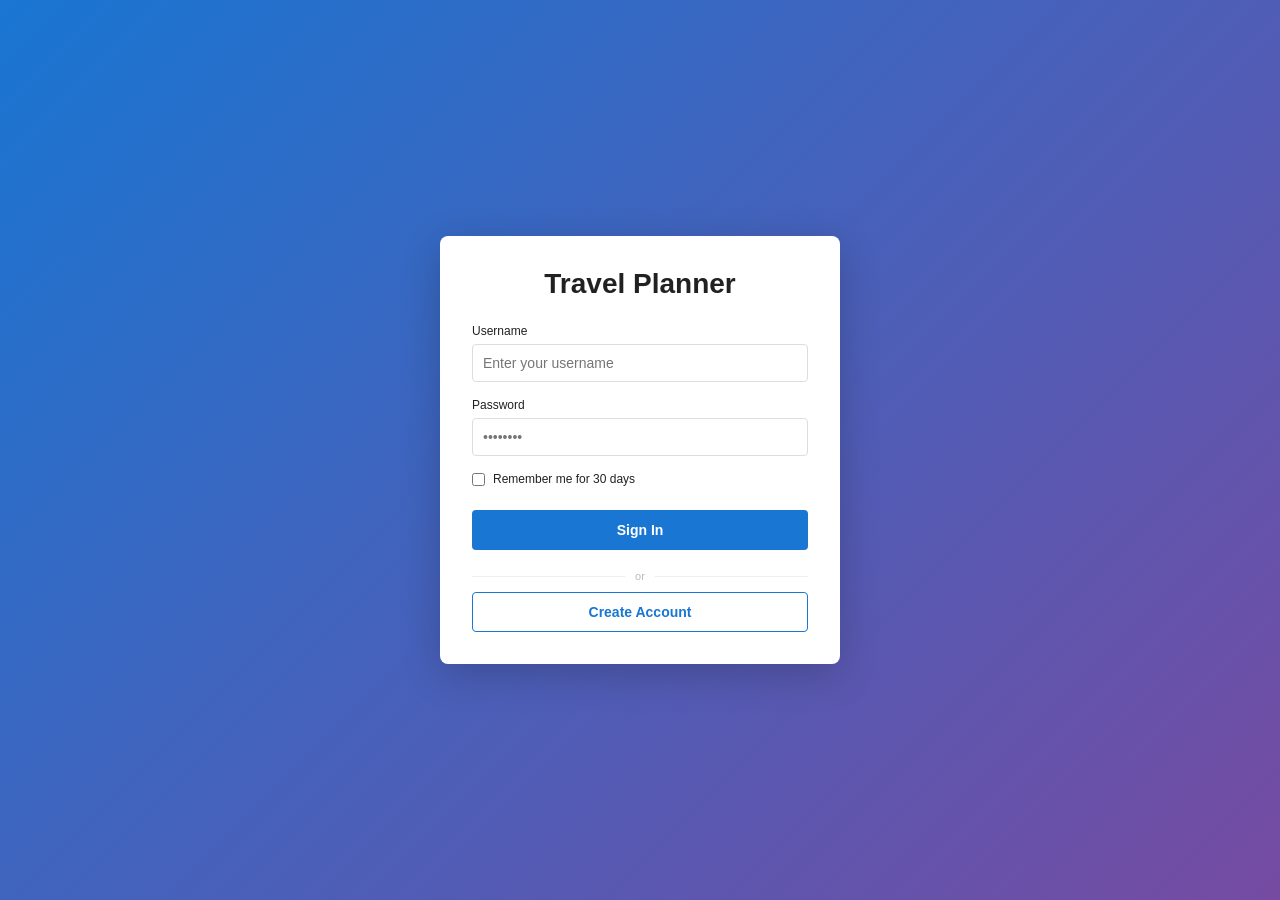
<file: index.html>
<!DOCTYPE html>
<html lang="en">
<head>
  <meta charset="UTF-8">
  <meta name="viewport" content="width=device-width, initial-scale=1.0">
  <title>Travel Planner</title>
  <link rel="stylesheet" href="styles/global.css">
  <link rel="stylesheet" href="styles/trip-planner.css">
  <link rel="stylesheet" href="styles/chat.css">
</head>
<body>
  <div id="app" class="planner-wrapper"></div>
  
  <script>
    (function() {
      const authData = localStorage.getItem('travel-portal-auth') ||
                       sessionStorage.getItem('travel-portal-auth-session');

      if (!authData) {
        window.location.href = 'auth.html';
        return;
      }

      try {
        const { timestamp } = JSON.parse(authData);
        const now = new Date().getTime();
        const SESSION_DURATION = 30 * 24 * 60 * 60 * 1000;

        if (now - timestamp > SESSION_DURATION) {
          localStorage.removeItem('travel-portal-auth');
          sessionStorage.removeItem('travel-portal-auth-session');
          window.location.href = 'auth.html';
          return;
        }

        // Require first-run setup to be complete before accessing the app
        if (localStorage.getItem('travel-portal-setup-complete') !== 'true') {
          window.location.href = 'setup.html';
        }
      } catch (e) {
        window.location.href = 'auth.html';
      }
    })();
  </script>
  
  <script src="https://cdn.sheetjs.com/xlsx-0.20.3/package/dist/xlsx.full.min.js"></script>
  <script src="js/config.js"></script>
  <script src="js/api.js"></script>
  <script src="js/storage.js"></script>
  <script src="js/auth-manager.js"></script>
  <script src="js/trip-data.js"></script>
  <script src="js/ui-components.js"></script>
  <script src="js/trip-planner.js"></script>
  <script src="js/travel-agent-bot.js"></script>
  <script src="js/settings.js"></script>
  <script src="js/faq.js"></script>
  <script src="js/maps.js"></script>
  <script src="js/main.js"></script>
</body>
</html>
</file>
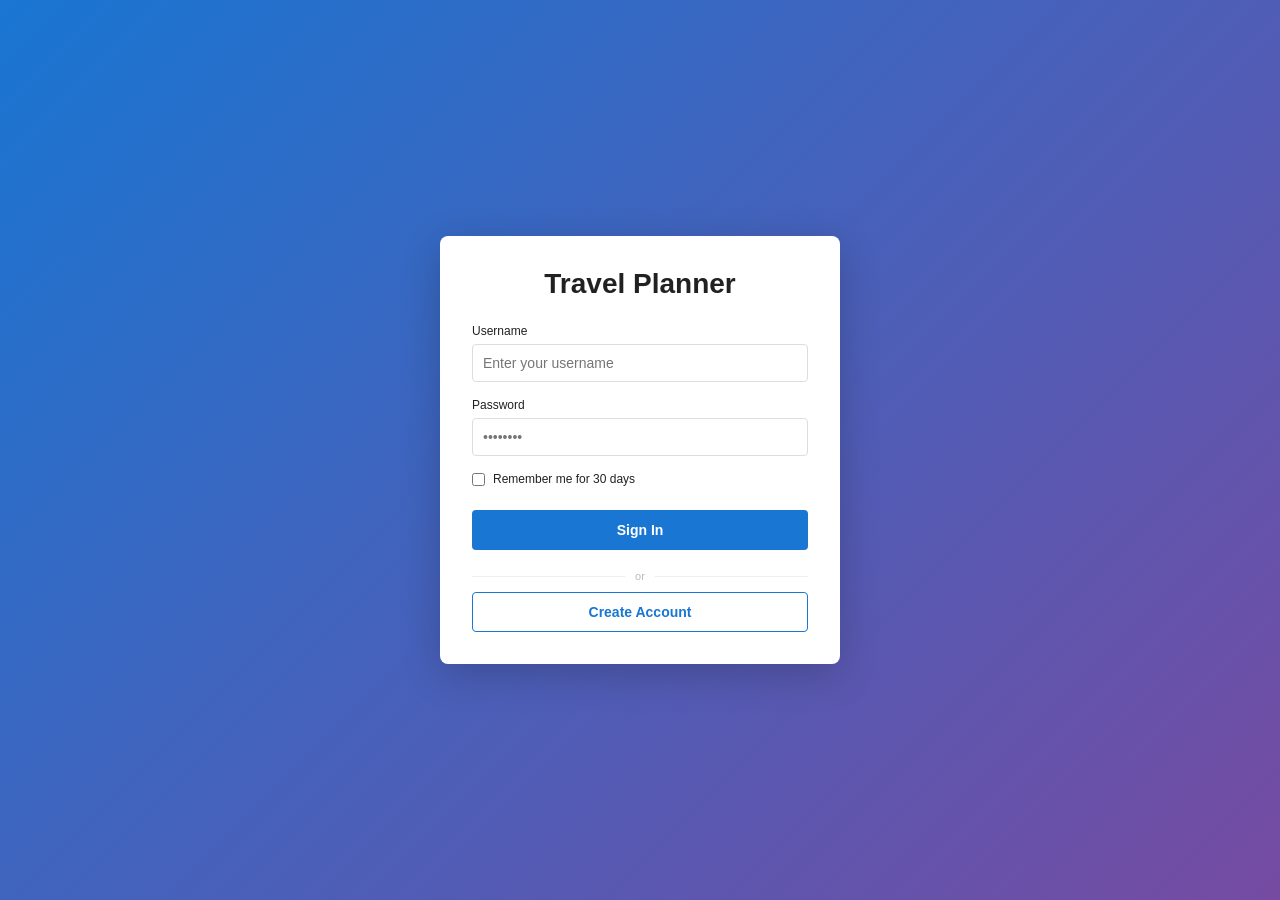
<file: auth.html>
<!DOCTYPE html>
<html lang="en">
<head>
  <meta charset="UTF-8">
  <meta name="viewport" content="width=device-width, initial-scale=1.0">
  <title>Travel Portal - Login</title>
  <style>
    * { margin: 0; padding: 0; box-sizing: border-box; }
    body {
      font-family: -apple-system, BlinkMacSystemFont, 'Segoe UI', Roboto, sans-serif;
      background: linear-gradient(135deg, #1976D2 0%, #764ba2 100%);
      min-height: 100vh;
      display: flex;
      justify-content: center;
      align-items: center;
    }
    .login-container {
      background: white;
      padding: 2rem;
      border-radius: 8px;
      box-shadow: 0 10px 40px rgba(0,0,0,0.2);
      width: 100%;
      max-width: 400px;
    }
    h1 {
      font-size: 28px;
      margin-bottom: 8px;
      color: #212121;
      text-align: center;
    }
    .form-group { margin-bottom: 1rem; }
    label {
      display: block;
      font-size: 12px;
      font-weight: 500;
      margin-bottom: 6px;
      color: #212121;
    }
    input {
      width: 100%;
      padding: 10px;
      border: 1px solid #ddd;
      border-radius: 4px;
      font-size: 14px;
      font-family: inherit;
    }
    input:focus {
      outline: none;
      border-color: #1976D2;
      box-shadow: 0 0 0 2px rgba(102, 126, 234, 0.1);
    }
    .checkbox-group {
      display: flex;
      align-items: center;
      margin-bottom: 1.5rem;
      font-size: 14px;
    }
    input[type="checkbox"] { width: auto; margin-right: 8px; }
    .btn-login {
      width: 100%;
      padding: 12px;
      background: #1976D2;
      color: white;
      border: none;
      border-radius: 4px;
      font-size: 14px;
      font-weight: 600;
      cursor: pointer;
      transition: background 0.2s;
    }
    .btn-login:hover    { background: #1565c0; }
    .btn-login:disabled { background: #bbb; cursor: default; }
    .btn-register {
      width: 100%;
      padding: 11px;
      background: transparent;
      color: #1976D2;
      border: 1.5px solid #1976D2;
      border-radius: 4px;
      font-size: 14px;
      font-weight: 600;
      cursor: pointer;
      margin-top: 10px;
      transition: background 0.2s, color 0.2s;
      text-decoration: none;
      display: block;
      text-align: center;
    }
    .btn-register:hover { background: #e3f0fb; }
    .message {
      margin-top: 1rem;
      padding: 10px;
      border-radius: 4px;
      font-size: 12px;
      display: none;
    }
    .message.error   { background: #ffcdd2; color: #c62828; display: block; }
    .message.success { background: #c8e6c9; color: #2e7d32; display: block; }
    .divider {
      display: flex;
      align-items: center;
      gap: 10px;
      margin: 1.25rem 0 0.5rem;
      color: #bbb;
      font-size: 11px;
    }
    .divider::before, .divider::after {
      content: '';
      flex: 1;
      height: 1px;
      background: #eee;
    }
  </style>
</head>
<body>
  <div class="login-container">
    <h1>Travel Planner</h1>

    <form id="loginForm" style="margin-top:1.5rem;">
      <div class="form-group">
        <label for="username">Username</label>
        <input type="text" id="username" placeholder="Enter your username" autocomplete="username" required>
      </div>

      <div class="form-group">
        <label for="password">Password</label>
        <input type="password" id="password" placeholder="••••••••" autocomplete="current-password" required>
      </div>

      <div class="checkbox-group">
        <input type="checkbox" id="rememberMe">
        <label for="rememberMe" style="margin:0;font-weight:400;">Remember me for 30 days</label>
      </div>

      <button type="submit" class="btn-login" id="loginBtn">Sign In</button>
      <div id="message" class="message"></div>
    </form>

    <div class="divider">or</div>
    <a href="setup.html" class="btn-register">Create Account</a>
  </div>

  <script src="js/config.js"></script>
  <script src="js/storage.js"></script>
  <script src="js/auth-manager.js"></script>

  <script>
    document.getElementById('loginForm').addEventListener('submit', async function(e) {
      e.preventDefault();

      const username   = document.getElementById('username').value.trim();
      const password   = document.getElementById('password').value;
      const rememberMe = document.getElementById('rememberMe').checked;
      const messageEl  = document.getElementById('message');
      const loginBtn   = document.getElementById('loginBtn');

      loginBtn.disabled  = true;
      messageEl.textContent = 'Signing in…';
      messageEl.className  = 'message success';

      const result = await window.AuthManager.authenticate(username, password, rememberMe);

      if (result.success) {
        messageEl.textContent = 'Login successful! Redirecting…';
        messageEl.className  = 'message success';
        setTimeout(() => { window.location.href = 'index.html'; }, 500);
      } else {
        messageEl.textContent = 'Invalid username or password';
        messageEl.className  = 'message error';
        document.getElementById('password').value = '';
        loginBtn.disabled = false;
      }
    });

    // Show notice when redirected back from setup.html
    if (new URLSearchParams(window.location.search).get('setup') === 'done') {
      const msgEl = document.getElementById('message');
      msgEl.textContent = 'Account created! Sign in with your new credentials.';
      msgEl.className   = 'message success';
    }

    // If already authenticated, skip straight to the app
    if (window.AuthManager && window.AuthManager.isAuthenticated()) {
      window.location.href = 'index.html';
    }
  </script>
</body>
</html>
</file>
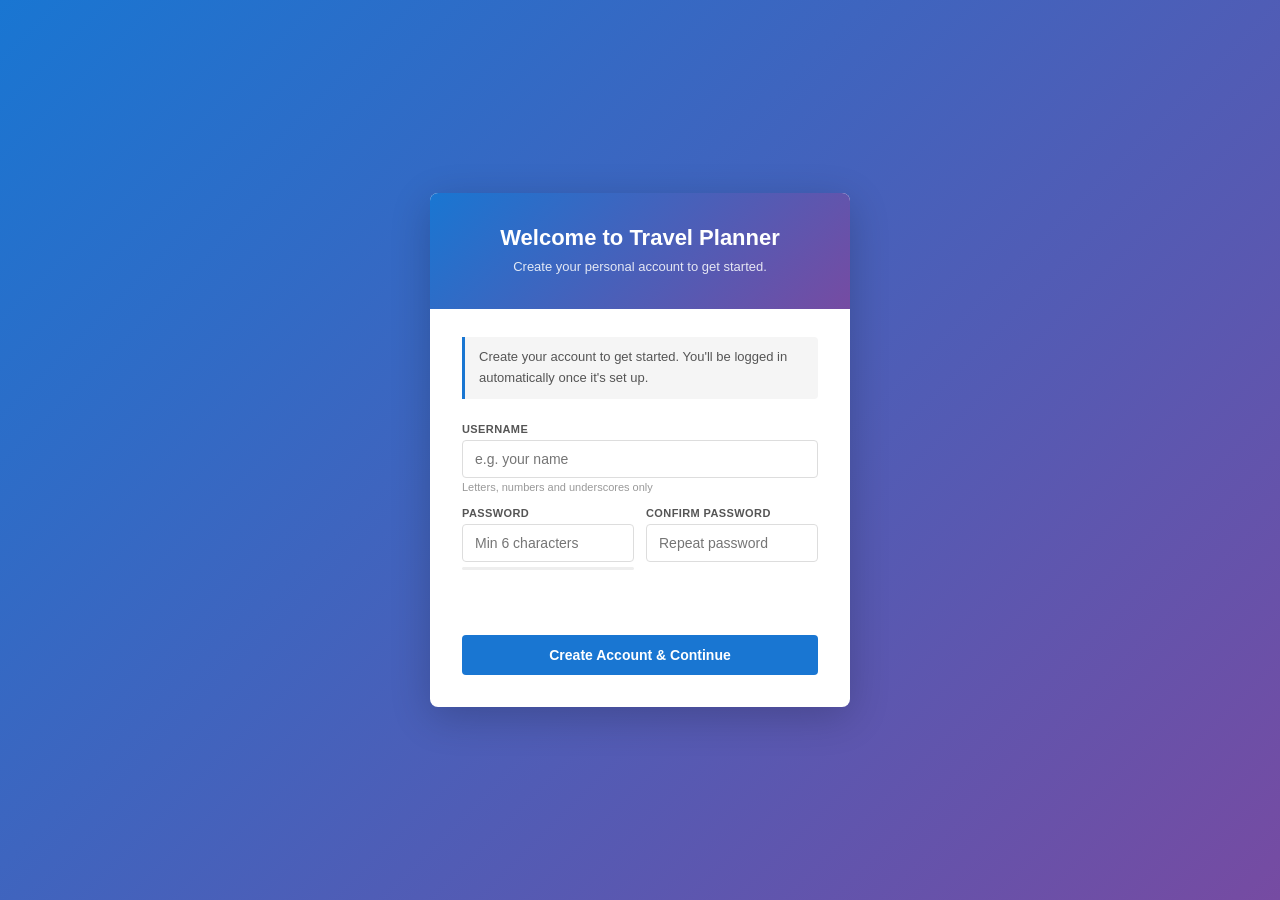
<file: setup.html>
<!DOCTYPE html>
<html lang="en">
<head>
  <meta charset="UTF-8">
  <meta name="viewport" content="width=device-width, initial-scale=1.0">
  <title>Travel Portal - Create Your Account</title>
  <style>
    * { margin: 0; padding: 0; box-sizing: border-box; }
    body {
      font-family: -apple-system, BlinkMacSystemFont, 'Segoe UI', Roboto, sans-serif;
      background: linear-gradient(135deg, #1976D2 0%, #764ba2 100%);
      min-height: 100vh;
      display: flex;
      justify-content: center;
      align-items: center;
      padding: 2rem 1rem;
    }
    .setup-container {
      background: white;
      border-radius: 8px;
      box-shadow: 0 10px 40px rgba(0,0,0,0.2);
      width: 100%;
      max-width: 420px;
      overflow: hidden;
    }
    .setup-header {
      background: linear-gradient(135deg, #1976D2 0%, #764ba2 100%);
      padding: 2rem;
      color: white;
      text-align: center;
    }
    .setup-header h1 { font-size: 22px; font-weight: 700; margin-bottom: 6px; }
    .setup-header p  { font-size: 13px; opacity: 0.85; line-height: 1.5; }
    .setup-body { padding: 1.75rem 2rem 2rem; }
    .setup-intro {
      font-size: 13px;
      color: #555;
      line-height: 1.6;
      margin-bottom: 1.5rem;
      padding: 10px 14px;
      background: #f5f5f5;
      border-left: 3px solid #1976D2;
      border-radius: 0 4px 4px 0;
    }
    .form-group { margin-bottom: 14px; }
    .form-group:last-of-type { margin-bottom: 0; }
    label {
      display: block;
      font-size: 11px;
      font-weight: 600;
      text-transform: uppercase;
      letter-spacing: 0.4px;
      color: #555;
      margin-bottom: 5px;
    }
    input {
      width: 100%;
      padding: 10px 12px;
      border: 1px solid #ddd;
      border-radius: 4px;
      font-size: 14px;
      font-family: inherit;
      color: #212121;
    }
    input:focus {
      outline: none;
      border-color: #1976D2;
      box-shadow: 0 0 0 2px rgba(25,118,210,0.12);
    }
    .form-row {
      display: grid;
      grid-template-columns: 1fr 1fr;
      gap: 12px;
      margin-bottom: 14px;
    }
    .strength-bar {
      height: 3px;
      border-radius: 2px;
      background: #eee;
      margin-top: 5px;
      overflow: hidden;
    }
    .strength-fill {
      height: 100%;
      border-radius: 2px;
      width: 0;
      transition: width 0.25s, background 0.25s;
    }
    .strength-label {
      font-size: 11px;
      color: #999;
      margin-top: 3px;
      min-height: 14px;
    }
    .message {
      padding: 9px 12px;
      border-radius: 4px;
      font-size: 12px;
      font-weight: 500;
      margin-bottom: 14px;
      display: none;
    }
    .message.error   { background: #ffcdd2; color: #c62828; display: block; }
    .message.success { background: #c8e6c9; color: #2e7d32; display: block; }
    .btn-primary {
      width: 100%;
      padding: 12px;
      background: #1976D2;
      color: white;
      border: none;
      border-radius: 4px;
      font-size: 14px;
      font-weight: 600;
      cursor: pointer;
      margin-top: 1.25rem;
      transition: background 0.2s;
    }
    .btn-primary:hover    { background: #1565c0; }
    .btn-primary:disabled { background: #bbb; cursor: default; }
    .form-hint {
      font-size: 11px;
      color: #999;
      margin-top: 3px;
    }
  </style>
</head>
<body>
  <div class="setup-container">
    <div class="setup-header">
      <h1>Welcome to Travel Planner</h1>
      <p>Create your personal account to get started.</p>
    </div>

    <div class="setup-body">
      <div class="setup-intro">
        Create your account to get started. You'll be logged in automatically once it's set up.
      </div>

      <div id="setupMessage" class="message"></div>

      <div class="form-group">
        <label>Username</label>
        <input type="text" id="newUsername" placeholder="e.g. your name" autocomplete="off"
               oninput="this.value = this.value.toLowerCase().replace(/[^a-z0-9_]/g, '')">
        <div class="form-hint">Letters, numbers and underscores only</div>
      </div>

      <div class="form-row">
        <div class="form-group">
          <label>Password</label>
          <input type="password" id="newPassword" placeholder="Min 6 characters"
                 autocomplete="new-password" oninput="checkStrength()">
          <div class="strength-bar"><div class="strength-fill" id="strengthFill"></div></div>
          <div class="strength-label" id="strengthLabel"></div>
        </div>
        <div class="form-group">
          <label>Confirm Password</label>
          <input type="password" id="confirmPassword" placeholder="Repeat password"
                 autocomplete="new-password">
        </div>
      </div>

      <button class="btn-primary" id="createBtn" onclick="createAccount()">
        Create Account &amp; Continue
      </button>
    </div>
  </div>

  <script src="js/config.js"></script>
  <script src="js/storage.js"></script>
  <script src="js/auth-manager.js"></script>

  <script>
    // Setup page is used for both first-run account creation AND self-registration
    // on additional devices. It is always accessible without a prior login.
    // If the user is already authenticated, send them straight to the app.
    if (window.AuthManager && window.AuthManager.isAuthenticated()) {
      window.location.href = 'index.html';
    }

    function checkStrength() {
      const pw    = document.getElementById('newPassword').value;
      const fill  = document.getElementById('strengthFill');
      const label = document.getElementById('strengthLabel');
      let score = 0;
      if (pw.length >= 6)  score++;
      if (pw.length >= 10) score++;
      if (/[A-Z]/.test(pw)) score++;
      if (/[0-9]/.test(pw)) score++;
      if (/[^A-Za-z0-9]/.test(pw)) score++;
      const levels = [
        { pct: '0%',   color: '#eee',    text: '' },
        { pct: '25%',  color: '#e53935', text: 'Weak' },
        { pct: '50%',  color: '#fb8c00', text: 'Fair' },
        { pct: '75%',  color: '#fdd835', text: 'Good' },
        { pct: '90%',  color: '#43a047', text: 'Strong' },
        { pct: '100%', color: '#1b5e20', text: 'Very strong' },
      ];
      const lvl = levels[Math.min(score, 5)];
      fill.style.width      = lvl.pct;
      fill.style.background = lvl.color;
      label.textContent     = lvl.text;
      label.style.color     = lvl.color;
    }

    async function createAccount() {
      const msgEl    = document.getElementById('setupMessage');
      const btn      = document.getElementById('createBtn');
      const username = document.getElementById('newUsername').value.trim();
      const password = document.getElementById('newPassword').value;
      const confirm  = document.getElementById('confirmPassword').value;

      if (!username || username.length < 2) {
        showError('Username must be at least 2 characters.'); return;
      }
      if (username === 'admin' || username === 'demo') {
        showError('Choose a different username — "' + username + '" is a reserved built-in account.'); return;
      }
      if (!password || password.length < 6) {
        showError('Password must be at least 6 characters.'); return;
      }
      if (password !== confirm) {
        showError('Passwords do not match.'); return;
      }

      btn.disabled = true;
      msgEl.className   = 'message';
      msgEl.textContent = '';

      // ── Try the server-side API first (register = open self-registration) ───
      const { status, data } = await window.AuthManager.callUsersAPI('POST', {
        action: 'register', username, password
      });

      if (status === 200 && data.success) {
        // API success — mark setup complete locally and create a session.
        window.AuthManager.completeSetup();
        await window.AuthManager.authenticate(username, password, false);
        showSuccess();
        return;
      }

      if (status === 409) {
        showError(data.error || 'Username "' + username + '" is already taken — choose another.');
        btn.disabled = false;
        return;
      }

      if (status === 503 || status === 0) {
        showError('Server not reachable — make sure Vercel KV environment variables (KV_REST_API_URL, KV_REST_API_TOKEN, AUTH_SALT) are configured in your Vercel project dashboard, then redeploy.');
        btn.disabled = false;
        return;
      }

      showError(data.error || 'Server error — please try again.');
      btn.disabled = false;
    }

    function showSuccess() {
      const msgEl = document.getElementById('setupMessage');
      msgEl.className   = 'message success';
      msgEl.textContent = 'Account created! Taking you to the app…';
      setTimeout(() => { window.location.href = 'index.html'; }, 800);
    }

    function showError(text) {
      const msgEl = document.getElementById('setupMessage');
      msgEl.className   = 'message error';
      msgEl.textContent = text;
    }
  </script>
</body>
</html>
</file>
<file: styles/global.css>
/* GLOBAL STYLES */
:root {
  --color-background-primary: #ffffff;
  --color-background-secondary: #f5f5f5;
  --color-background-tertiary: #eeeeee;
  --color-background-info: #1976D2;
  --color-text-primary: #212121;
  --color-text-secondary: #666666;
  --color-text-info: #ffffff;
  --color-border-primary: #e0e0e0;
  --color-border-secondary: #d0d0d0;
  --color-border-tertiary: #e0e0e0;
  --color-border-info: #1976D2;
  --border-radius-sm: 4px;
  --border-radius-md: 6px;
  --border-radius-lg: 12px;
  --font-sans: -apple-system, BlinkMacSystemFont, 'Segoe UI', Roboto, 'Helvetica Neue', sans-serif;
}

* {
  margin: 0;
  padding: 0;
  box-sizing: border-box;
}

html, body {
  font-family: var(--font-sans);
  color: var(--color-text-primary);
  background: var(--color-background-primary);
  overflow: auto;
  height: 100vh;
  width: 100vw;
}

.planner-wrapper {
  display: flex;
  flex-direction: column;
  height: 100vh;
  width: 100vw;
  background: var(--color-background-primary);
  border-radius: var(--border-radius-lg);
  border: 0.5px solid var(--color-border-tertiary);
  overflow: auto;
}

/* HEADER */
.global-header {
  background: var(--color-background-primary);
  padding: 1.25rem 1.5rem 0;
  border-bottom: 0.5px solid var(--color-border-tertiary);
}

.header-title-block {
  margin-bottom: 1rem;
}

.trip-title {
  font-size: 22px;
  font-weight: 700;
  margin: 0 0 4px 0;
  color: var(--color-text-primary);
  letter-spacing: 0.3px;
}

.trip-instruction {
  font-size: 11px;
  font-weight: 500;
  color: var(--color-text-secondary);
  letter-spacing: 0.6px;
}

.header-tabs {
  display: flex;
  gap: 0;
  border-bottom: 1px solid var(--color-border-tertiary);
  overflow-x: auto;
}

.header-tab-btn {
  padding: 12px 20px;
  border: none;
  background: transparent;
  cursor: pointer;
  font-size: 13px;
  font-weight: 500;
  color: var(--color-text-secondary);
  border-bottom: 2px solid transparent;
  transition: all 0.2s;
  white-space: nowrap;
}

.header-tab-btn.active {
  color: var(--color-text-primary);
  border-bottom-color: var(--color-border-info);
  background: var(--color-background-secondary);
}

.header-tab-btn:hover {
  background: var(--color-background-secondary);
}

/* PANELS */
.tab-panel {
  display: none;
  flex: 1;
  overflow: auto;
}

.tab-panel.active {
  display: flex;
  flex-direction: column;
}

/* BUTTONS */
.btn-add {
  padding: 8px 12px;
  background: var(--color-background-info);
  color: var(--color-text-info);
  border: none;
  border-radius: var(--border-radius-md);
  cursor: pointer;
  font-size: 12px;
  font-weight: 500;
  transition: all 0.2s;
}

.btn-add:hover {
  opacity: 0.9;
}

.btn-small {
  padding: 6px 10px;
  font-size: 12px;
  border: 0.5px solid var(--color-border-secondary);
  background: var(--color-background-primary);
  border-radius: var(--border-radius-md);
  cursor: pointer;
  transition: all 0.2s;
}

.btn-small:hover {
  background: var(--color-background-secondary);
}

/* INPUTS */
input[type="text"],
input[type="email"],
input[type="password"],
input[type="number"],
input[type="date"],
input[type="time"],
textarea,
select {
  width: 100%;
  padding: 8px 10px;
  border: 0.5px solid var(--color-border-tertiary);
  border-radius: var(--border-radius-md);
  font-size: 13px;
  font-family: var(--font-sans);
  background: var(--color-background-primary);
  color: var(--color-text-primary);
  transition: border 0.2s;
}

input[type="text"]:focus,
input[type="email"]:focus,
input[type="password"]:focus,
input[type="number"]:focus,
input[type="date"]:focus,
input[type="time"]:focus,
textarea:focus,
select:focus {
  outline: none;
  border-color: var(--color-border-info);
  box-shadow: 0 0 0 2px rgba(25, 118, 210, 0.1);
}

/* MESSAGES */
.success-msg {
  background: #c8e6c9;
  color: #2e7d32;
  padding: 1rem;
  border-radius: var(--border-radius-md);
  font-size: 12px;
  font-weight: 500;
}

.error-msg {
  background: #ffcdd2;
  color: #c62828;
  padding: 1rem;
  border-radius: var(--border-radius-md);
  font-size: 12px;
  font-weight: 500;
}

/* UNDO TOAST */
.undo-toast {
  position: fixed;
  bottom: 24px;
  left: 50%;
  transform: translateX(-50%) translateY(80px);
  background: #323232;
  color: white;
  padding: 12px 18px;
  border-radius: 6px;
  display: flex;
  align-items: center;
  gap: 18px;
  font-size: 13px;
  z-index: 2000;
  box-shadow: 0 4px 16px rgba(0, 0, 0, 0.25);
  transition: transform 0.25s ease;
  white-space: nowrap;
  pointer-events: all;
}

.undo-toast.visible {
  transform: translateX(-50%) translateY(0);
}

.undo-toast-btn {
  background: none;
  border: none;
  color: #90caf9;
  font-size: 13px;
  font-weight: 600;
  cursor: pointer;
  padding: 0;
}

.undo-toast-btn:hover {
  color: #bbdefb;
}

/* SAVED INDICATOR */
.saved-indicator {
  position: fixed;
  bottom: 24px;
  right: 24px;
  background: #2e7d32;
  color: white;
  padding: 8px 14px;
  border-radius: 6px;
  font-size: 12px;
  font-weight: 500;
  opacity: 0;
  transform: translateY(8px);
  transition: opacity 0.2s, transform 0.2s;
  pointer-events: none;
  z-index: 1900;
}

.saved-indicator.visible {
  opacity: 1;
  transform: translateY(0);
}

/* SCROLLBAR */
::-webkit-scrollbar {
  width: 8px;
}

::-webkit-scrollbar-track {
  background: var(--color-background-secondary);
}

::-webkit-scrollbar-thumb {
  background: var(--color-border-tertiary);
  border-radius: 4px;
}

::-webkit-scrollbar-thumb:hover {
  background: var(--color-border-secondary);
}
</file>
<file: styles/trip-planner.css>
/* TRIP PLANNER STYLES */

/* ── Trip Info Tile (compact stat strip) ─────────────── */

.trip-info-tile {
  display: flex;
  align-items: center;
  gap: 0;
  padding: 6px 1.5rem;
  background: var(--color-background-primary);
  border-bottom: 0.5px solid var(--color-border-tertiary);
  flex-wrap: wrap;
}

.trip-info-stat {
  display: flex;
  align-items: center;
  gap: 6px;
  padding: 3px 16px 3px 0;
  margin-right: 16px;
  border-right: 0.5px solid var(--color-border-tertiary);
  font-size: 12px;
}

.trip-info-stat:last-child {
  border-right: none;
  margin-right: 0;
  padding-right: 0;
}

.trip-info-label {
  color: var(--color-text-secondary);
  font-weight: 400;
  white-space: nowrap;
}

.trip-info-value {
  color: var(--color-text-primary);
  font-weight: 600;
  white-space: nowrap;
}

/* ── Trip Selector Bar ──────────────────────────────── */

.trip-selector-bar {
  display: flex;
  align-items: center;
  justify-content: space-between;
  padding: 0.75rem 1.5rem;
  background: var(--color-background-primary);
  border-bottom: 0.5px solid var(--color-border-tertiary);
  gap: 12px;
}

.trip-selector-left {
  display: flex;
  align-items: center;
  gap: 10px;
}

.trip-selector-label {
  font-size: 11px;
  font-weight: 500;
  color: var(--color-text-secondary);
  text-transform: uppercase;
  letter-spacing: 0.5px;
  white-space: nowrap;
}

.trip-select {
  padding: 6px 10px;
  border: 0.5px solid var(--color-border-tertiary);
  border-radius: var(--border-radius-md);
  font-size: 13px;
  font-weight: 500;
  color: var(--color-text-primary);
  background: var(--color-background-primary);
  cursor: pointer;
  min-width: 200px;
}

.trip-select:focus {
  outline: none;
  border-color: var(--color-border-info);
}

.trip-selector-right {
  display: flex;
  align-items: center;
  gap: 8px;
}

.import-tooltip-wrap {
  position: relative;
}

.btn-import-trip {
  padding: 7px 14px;
  background: var(--color-background-primary);
  color: var(--color-text-secondary);
  border: 0.5px solid var(--color-border-secondary);
  border-radius: var(--border-radius-md);
  font-size: 12px;
  font-weight: 500;
  cursor: pointer;
  white-space: nowrap;
  transition: all 0.2s;
}

.btn-import-trip:hover {
  background: #e8f5e9;
  border-color: #a5d6a7;
  color: #2e7d32;
}

.import-tooltip {
  display: none;
  position: absolute;
  top: calc(100% + 8px);
  right: 0;
  width: 280px;
  background: #323232;
  color: #fff;
  font-size: 12px;
  line-height: 1.6;
  padding: 12px 14px;
  border-radius: var(--border-radius-md);
  box-shadow: 0 4px 16px rgba(0,0,0,0.25);
  z-index: 1000;
  pointer-events: none;
}

.import-tooltip::after {
  content: '';
  position: absolute;
  bottom: 100%;
  right: 18px;
  border: 6px solid transparent;
  border-bottom-color: #323232;
}

.import-tooltip-wrap:hover .import-tooltip {
  display: block;
}

.btn-new-trip {
  padding: 7px 14px;
  background: var(--color-background-info);
  color: var(--color-text-info);
  border: none;
  border-radius: var(--border-radius-md);
  font-size: 12px;
  font-weight: 500;
  cursor: pointer;
  white-space: nowrap;
  transition: opacity 0.2s;
}

.btn-new-trip:hover {
  opacity: 0.88;
}

.btn-trip-action {
  background: none;
  border: 0.5px solid var(--color-border-tertiary);
  border-radius: var(--border-radius-md);
  cursor: pointer;
  padding: 5px 8px;
  font-size: 13px;
  line-height: 1;
  color: var(--color-text-secondary);
  transition: all 0.15s;
}

.btn-trip-action:hover {
  background: var(--color-background-secondary);
  border-color: var(--color-border-secondary);
}

.btn-trip-delete:hover {
  background: #ffebee;
  border-color: #ef9a9a;
  color: #c62828;
}

.btn-trip-export:hover {
  background: #e8f5e9;
  border-color: #a5d6a7;
  color: #2e7d32;
}

/* ── Trip Select + Edit Group ───────────────────────── */

.trip-select-group {
  display: flex;
  align-items: stretch;
}

.trip-select-group .trip-select {
  border-radius: var(--border-radius-md) 0 0 var(--border-radius-md);
  border-right: none;
  min-width: 180px;
}

.btn-trip-edit {
  background: var(--color-background-secondary);
  border: 0.5px solid var(--color-border-tertiary);
  border-radius: 0 var(--border-radius-md) var(--border-radius-md) 0;
  padding: 0 10px;
  font-size: 14px;
  cursor: pointer;
  transition: all 0.15s;
  line-height: 1;
}

.btn-trip-edit:hover {
  background: #fff8e1;
  border-color: #ffb74d;
}

/* ── Trip View Toggle Buttons ───────────────────────── */

.btn-trip-view {
  background: none;
  border: 0.5px solid var(--color-border-tertiary);
  border-radius: var(--border-radius-md);
  padding: 6px 10px;
  font-size: 16px;
  cursor: pointer;
  transition: all 0.15s;
  line-height: 1;
}

.btn-trip-view:hover {
  background: var(--color-background-secondary);
  border-color: var(--color-border-secondary);
}

.btn-trip-view.active {
  background: #e8f0fe;
  border-color: #4a90d9;
  box-shadow: 0 0 0 1px #4a90d9;
}

/* ── Budget Accordion ───────────────────────────────── */

.budget-accordion {
  border-bottom: 0.5px solid var(--color-border-tertiary);
}

.budget-accordion-header {
  display: flex;
  align-items: center;
  justify-content: space-between;
  width: 100%;
  padding: 0.875rem 1.5rem;
  background: var(--color-background-primary);
  border: none;
  cursor: pointer;
  text-align: left;
  transition: background 0.15s;
}

.budget-accordion-header:hover {
  background: var(--color-background-secondary);
}

.budget-header-left {
  display: flex;
  align-items: center;
  gap: 14px;
}

.budget-header-title {
  font-size: 12px;
  font-weight: 600;
  color: var(--color-text-primary);
  text-transform: uppercase;
  letter-spacing: 0.5px;
}

.budget-header-summary {
  font-size: 12px;
  color: var(--color-text-secondary);
}

.budget-chevron {
  font-size: 13px;
  color: var(--color-text-secondary);
}

.budget-accordion-body {
  background: var(--color-background-secondary);
  border-top: 0.5px solid var(--color-border-tertiary);
}

.budget-body-inner {
  padding: 1.25rem 1.5rem;
  display: grid;
  grid-template-columns: 1fr 1fr;
  gap: 1.5rem;
}

.budget-label {
  font-size: 11px;
  color: var(--color-text-secondary);
  text-transform: uppercase;
  letter-spacing: 0.5px;
  font-weight: 500;
  display: block;
  margin-bottom: 6px;
}

.budget-total-input-wrap {
  display: flex;
  gap: 6px;
  align-items: center;
}

.budget-currency-select {
  padding: 7px 6px;
  border: 0.5px solid var(--color-border-tertiary);
  border-radius: 4px;
  font-size: 12px;
  font-weight: 500;
  background: var(--color-background-primary);
  color: var(--color-text-primary);
  width: 68px;
}

.budget-total-input {
  flex: 1;
  padding: 7px 10px;
  border: 0.5px solid var(--color-border-tertiary);
  border-radius: 4px;
  font-size: 13px;
  font-weight: 500;
  background: var(--color-background-primary);
  color: var(--color-text-primary);
}

.budget-total-input:focus,
.budget-currency-select:focus {
  outline: none;
  border-color: var(--color-border-info);
}

.budget-progress-section {
  margin-top: 1.25rem;
}

.budget-progress-row {
  display: flex;
  justify-content: space-between;
  font-size: 12px;
  color: var(--color-text-secondary);
  margin-bottom: 5px;
}

.budget-progress-bar-wrap {
  background: var(--color-background-tertiary);
  border-radius: 4px;
  height: 6px;
  margin: 6px 0;
  overflow: hidden;
}

.budget-progress-bar {
  height: 100%;
  background: var(--color-background-info);
  border-radius: 4px;
  transition: width 0.3s, background 0.3s;
}

.budget-categories-title {
  font-size: 11px;
  color: var(--color-text-secondary);
  text-transform: uppercase;
  letter-spacing: 0.5px;
  font-weight: 500;
  margin-bottom: 10px;
}

.budget-category-row {
  display: flex;
  align-items: center;
  justify-content: space-between;
  gap: 10px;
  margin-bottom: 7px;
}

.budget-category-label {
  font-size: 12px;
  color: var(--color-text-primary);
  flex: 1;
}

.budget-category-input {
  width: 90px;
  padding: 5px 8px;
  border: 0.5px solid var(--color-border-tertiary);
  border-radius: 4px;
  font-size: 12px;
  background: var(--color-background-primary);
  color: var(--color-text-primary);
  text-align: right;
}

.budget-category-input:focus {
  outline: none;
  border-color: var(--color-border-info);
}

/* ── New Trip Modal ─────────────────────────────────── */

.modal-overlay {
  position: fixed;
  inset: 0;
  background: rgba(0, 0, 0, 0.4);
  display: flex;
  align-items: center;
  justify-content: center;
  z-index: 1000;
}

.modal-box {
  background: var(--color-background-primary);
  border-radius: var(--border-radius-lg);
  width: 420px;
  max-width: 90vw;
  box-shadow: 0 8px 32px rgba(0, 0, 0, 0.18);
}

.modal-header {
  display: flex;
  align-items: center;
  justify-content: space-between;
  padding: 1.25rem 1.5rem;
  border-bottom: 0.5px solid var(--color-border-tertiary);
}

.modal-title {
  font-size: 15px;
  font-weight: 600;
  color: var(--color-text-primary);
}

.modal-close {
  background: none;
  border: none;
  font-size: 14px;
  cursor: pointer;
  color: var(--color-text-secondary);
  padding: 4px;
  line-height: 1;
}

.modal-close:hover {
  color: var(--color-text-primary);
}

.modal-body {
  padding: 1.25rem 1.5rem;
  display: flex;
  flex-direction: column;
  gap: 1rem;
}

.modal-field {
  flex: 1;
}

.modal-field-row {
  display: flex;
  gap: 12px;
}

.modal-footer {
  display: flex;
  justify-content: flex-end;
  gap: 8px;
  padding: 1rem 1.5rem;
  border-top: 0.5px solid var(--color-border-tertiary);
}

.trip-summary-section {
  padding: 1.5rem;
  border-bottom: 0.5px solid var(--color-border-tertiary);
  background: var(--color-background-secondary);
}

.summary-grid {
  display: grid;
  grid-template-columns: repeat(auto-fit, minmax(180px, 1fr));
  gap: 12px;
  margin-bottom: 12px;
}

.btn-add-section {
  padding: 8px 14px;
  background: transparent;
  color: var(--color-background-info);
  border: 1px dashed var(--color-background-info);
  border-radius: var(--border-radius-md);
  cursor: pointer;
  font-size: 12px;
  font-weight: 500;
  transition: all 0.2s;
}

.btn-add-section:hover {
  background: rgba(25, 118, 210, 0.06);
}

.summary-card {
  background: var(--color-background-primary);
  padding: 1rem;
  border: 0.5px solid var(--color-border-tertiary);
  border-radius: var(--border-radius-md);
  cursor: pointer;
  transition: all 0.2s;
  position: relative;
}

.summary-card:hover {
  border-color: var(--color-border-info);
  background: #f8fbff;
}

.summary-card.active {
  border: 2px solid #1976D2;
  background: #1976D2;
}

.summary-number {
  position: absolute;
  top: 8px;
  right: 8px;
  width: 24px;
  height: 24px;
  background: var(--color-background-tertiary);
  color: var(--color-text-secondary);
  border-radius: 50%;
  display: flex;
  align-items: center;
  justify-content: center;
  font-size: 11px;
  font-weight: 600;
}

.summary-card.active .summary-number {
  background: rgba(255, 255, 255, 0.2);
  color: white;
}

.summary-dest {
  font-size: 13px;
  font-weight: 600;
  color: var(--color-text-primary);
  padding-right: 35px;
}

.summary-days {
  font-size: 12px;
  color: var(--color-text-secondary);
  margin-top: 4px;
}

.summary-date-row {
  display: flex;
  justify-content: space-between;
  align-items: center;
  margin-top: 5px;
}

.summary-date-label {
  font-size: 10px;
  color: var(--color-text-secondary);
  text-transform: uppercase;
  letter-spacing: 0.3px;
  font-weight: 500;
}

.summary-date-value {
  font-size: 11px;
  color: var(--color-text-primary);
  font-weight: 500;
}


.summary-nights {
  font-size: 11px;
  color: var(--color-text-secondary);
  margin-top: 7px;
  font-weight: 500;
}

.summary-card.active .summary-date-label,
.summary-card.active .summary-nights {
  color: rgba(255, 255, 255, 0.75);
}

.summary-card.active .summary-date-value {
  color: white;
}

.summary-highlights {
  display: none;
}

.summary-card.active .summary-dest,
.summary-card.active .summary-days,
.summary-card.active .summary-highlights {
  color: white;
}

.summary-activity-badge {
  display: inline-block;
  margin-top: 8px;
  background: #e3f2fd;
  color: #1565c0;
  border-radius: 10px;
  font-size: 10px;
  font-weight: 600;
  padding: 2px 7px;
}

.summary-card.active .summary-activity-badge {
  background: rgba(255, 255, 255, 0.22);
  color: white;
}

.empty-trip-state {
  grid-column: 1 / -1;
  text-align: center;
  padding: 2rem 1rem;
  color: var(--color-text-secondary);
}

.empty-trip-icon {
  font-size: 32px;
  margin-bottom: 0.75rem;
}

.empty-trip-text {
  font-size: 14px;
  font-weight: 500;
  color: var(--color-text-primary);
  margin-bottom: 6px;
}

.empty-trip-desc {
  font-size: 12px;
  line-height: 1.5;
}

.coming-soon-notice {
  padding: 1rem;
  background: var(--color-background-secondary);
  border: 0.5px dashed var(--color-border-secondary);
  border-radius: var(--border-radius-md);
  font-size: 12px;
  color: var(--color-text-secondary);
  text-align: center;
  margin-bottom: 1rem;
}

.modal-field-error {
  font-size: 11px;
  color: #c62828;
  margin-top: 4px;
}

/* SECTION DETAIL HEADER */
.section-detail-header {
  display: flex;
  align-items: flex-end;
  gap: 12px;
  padding: 12px 1.5rem;
  background: var(--color-background-secondary);
  border-bottom: 0.5px solid var(--color-border-tertiary);
}

.section-detail-number {
  display: inline-flex;
  align-items: center;
  justify-content: center;
  min-width: 34px;
  height: 34px;
  padding: 0 10px;
  background: var(--color-background-info);
  color: var(--color-text-info);
  border-radius: var(--border-radius-sm);
  font-size: 14px;
  font-weight: 700;
  flex-shrink: 0;
  align-self: flex-end;
  margin-bottom: 2px;
}

.detail-field-group {
  display: flex;
  flex-direction: column;
  gap: 3px;
  flex: 1;
  min-width: 0;
  max-width: 260px;
}

.section-detail-title {
  font-size: 13px;
  font-weight: 600;
  color: var(--color-text-primary);
  background: transparent;
  border: 0.5px solid var(--color-border-secondary);
  border-radius: var(--border-radius-md);
  padding: 5px 8px;
  width: 100%;
  transition: border-color 0.2s, background 0.2s;
}

.section-detail-title:hover {
  border-color: var(--color-border-secondary);
  background: var(--color-background-primary);
}

.section-detail-title:focus {
  border-color: var(--color-border-info);
  background: var(--color-background-primary);
  box-shadow: 0 0 0 2px rgba(25, 118, 210, 0.1);
}

.detail-date-group {
  display: flex;
  flex-direction: column;
  gap: 3px;
}

.detail-date-label {
  font-size: 10px;
  font-weight: 600;
  text-transform: uppercase;
  letter-spacing: 0.5px;
  color: var(--color-text-secondary);
}

.detail-date-input {
  width: auto;
  padding: 5px 8px;
  font-size: 12px;
  font-family: var(--font-sans);
  border: 0.5px solid var(--color-border-secondary);
  border-radius: var(--border-radius-sm);
  background: var(--color-background-primary);
  color: var(--color-text-primary);
  cursor: pointer;
}

.detail-date-input:focus {
  outline: none;
  border-color: var(--color-border-info);
  box-shadow: 0 0 0 2px rgba(25, 118, 210, 0.1);
}

.btn-delete-section {
  margin-left: auto;
  background: none;
  border: 0.5px solid var(--color-border-tertiary);
  border-radius: var(--border-radius-md);
  cursor: pointer;
  padding: 5px 8px;
  font-size: 13px;
  line-height: 1;
  color: var(--color-text-secondary);
  transition: all 0.15s;
  flex-shrink: 0;
}

.btn-delete-section:hover {
  background: #ffebee;
  border-color: #ef9a9a;
  color: #c62828;
}

/* SEGMENT TABS */
.segment-tabs {
  display: flex;
  border-bottom: 1px solid var(--color-border-tertiary);
  background: var(--color-background-secondary);
  overflow-x: auto;
}

.segment-tab-btn {
  padding: 12px 16px;
  border: none;
  background: var(--color-background-secondary);
  cursor: pointer;
  font-size: 13px;
  font-weight: 500;
  color: var(--color-text-secondary);
  transition: all 0.2s;
  position: relative;
  white-space: nowrap;
}

.segment-tab-btn:hover {
  background: var(--color-background-primary);
}

.segment-tab-btn.active {
  background: var(--color-background-primary);
  color: var(--color-text-primary);
  font-weight: 600;
}

.segment-tab-btn.active::after {
  content: '';
  position: absolute;
  bottom: -1px;
  left: 0;
  right: 0;
  height: 3px;
  background: var(--color-border-info);
}

/* SEGMENT CONTENT */
.segment-content {
  padding: 1.5rem;
  display: none;
  overflow-y: auto;
  flex: 1;
}

.segment-content.active {
  display: block;
}

/* ITINERARY DAY BAR */
.itinerary-day-bar {
  display: flex;
  align-items: center;
  gap: 10px;
  padding: 10px 1.5rem;
  margin: -1.5rem -1.5rem 1.25rem -1.5rem;
  background: var(--color-background-secondary);
  border-bottom: 0.5px solid var(--color-border-tertiary);
}

.day-bar-label {
  font-size: 11px;
  font-weight: 600;
  text-transform: uppercase;
  letter-spacing: 0.6px;
  color: var(--color-text-secondary);
  white-space: nowrap;
}

.day-select {
  width: auto;
  min-width: 200px;
  padding: 6px 10px;
  font-size: 13px;
  font-weight: 500;
  border: 0.5px solid var(--color-border-secondary);
  border-radius: var(--border-radius-md);
  background: var(--color-background-primary);
  color: var(--color-text-primary);
  cursor: pointer;
}

.itinerary-empty {
  color: var(--color-text-secondary);
  font-size: 13px;
  padding: 2rem 0;
  text-align: center;
}

.section-title {
  font-size: 14px;
  font-weight: 500;
  margin: 1.5rem 0 1rem 0;
  text-transform: uppercase;
  letter-spacing: 0.5px;
  color: var(--color-text-primary);
}

.section-title:first-child {
  margin-top: 0;
}

/* ACTIVITY CARD */
.activity-card {
  background: var(--color-background-secondary);
  padding: 1rem;
  border-radius: var(--border-radius-md);
  margin-bottom: 1rem;
  border: 0.5px solid var(--color-border-tertiary);
}

/* Activity title row (first row) */
.activity-title-row {
  display: flex;
  align-items: center;
  gap: 8px;
  margin-bottom: 10px;
}

.activity-item-num {
  display: inline-flex;
  align-items: center;
  justify-content: center;
  min-width: 22px;
  height: 22px;
  padding: 0 5px;
  background: var(--color-background-tertiary);
  color: var(--color-text-secondary);
  border-radius: var(--border-radius-sm);
  font-size: 11px;
  font-weight: 700;
  flex-shrink: 0;
}

.activity-title-label {
  font-size: 10px;
  font-weight: 600;
  text-transform: uppercase;
  letter-spacing: 0.5px;
  color: var(--color-text-secondary);
  white-space: nowrap;
  flex-shrink: 0;
}

.activity-title-input {
  flex: 1;
  min-width: 0;
  padding: 5px 8px;
  border: 0.5px solid var(--color-border-tertiary);
  border-radius: var(--border-radius-sm);
  font-size: 13px;
  font-weight: 500;
  background: var(--color-background-primary);
  color: var(--color-text-primary);
}

.btn-remove-activity {
  margin-left: auto;
  flex-shrink: 0;
  padding: 4px 8px;
  font-size: 14px;
  line-height: 1;
  border: 0.5px solid var(--color-border-secondary);
  background: var(--color-background-primary);
  border-radius: var(--border-radius-sm);
  cursor: pointer;
  color: var(--color-text-secondary);
  transition: all 0.2s;
}

.btn-remove-activity:hover {
  background: #ffcdd2;
  border-color: #ef9a9a;
  color: #c62828;
}

/* Activity meta row (time / duration / priority) */
.activity-time-row {
  display: flex;
  gap: 12px;
  align-items: center;
  margin-bottom: 1rem;
}

.activity-meta-row {
  display: flex;
  align-items: flex-end;
  gap: 16px;
  margin-bottom: 1rem;
  flex-wrap: wrap;
}

.activity-meta-group {
  display: flex;
  flex-direction: column;
  gap: 4px;
}

.meta-label {
  font-size: 10px;
  color: var(--color-text-secondary);
  text-transform: uppercase;
  letter-spacing: 0.5px;
  font-weight: 600;
  white-space: nowrap;
}

/* Duration HRS / MINS pair */
.duration-hm-group {
  display: flex;
  align-items: center;
  gap: 4px;
}

.activity-dur-num {
  width: 44px;
  padding: 5px 6px;
  border: 0.5px solid var(--color-border-tertiary);
  border-radius: var(--border-radius-sm);
  font-size: 13px;
  font-weight: 500;
  background: var(--color-background-primary);
  color: var(--color-text-primary);
  text-align: center;
}

.dur-unit-label {
  font-size: 10px;
  font-weight: 600;
  text-transform: uppercase;
  letter-spacing: 0.4px;
  color: var(--color-text-secondary);
}

.activity-priority-select {
  width: 58px;
  padding: 5px 6px;
  border: 0.5px solid var(--color-border-tertiary);
  border-radius: var(--border-radius-sm);
  font-size: 13px;
  font-weight: 600;
  background: var(--color-background-primary);
  color: var(--color-text-primary);
  cursor: pointer;
}

.activity-time-input {
  width: 80px;
  padding: 8px 10px;
  border: 0.5px solid var(--color-border-tertiary);
  border-radius: 4px;
  font-size: 13px;
  font-weight: 500;
}

.time-label {
  font-size: 11px;
  color: var(--color-text-secondary);
  text-transform: uppercase;
  letter-spacing: 0.5px;
  font-weight: 500;
  white-space: nowrap;
}

.activity-field {
  margin-bottom: 1rem;
}

.field-label {
  font-size: 11px;
  color: var(--color-text-secondary);
  text-transform: uppercase;
  letter-spacing: 0.5px;
  font-weight: 500;
  margin-bottom: 6px;
  display: block;
}

.activity-title-input {
  width: 100%;
  padding: 8px 10px;
  border: 0.5px solid var(--color-border-tertiary);
  border-radius: 4px;
  font-size: 13px;
  font-weight: 500;
  background: var(--color-background-primary);
  color: var(--color-text-primary);
}

.activity-notes-input {
  width: 100%;
  padding: 8px 10px;
  border: 0.5px solid var(--color-border-tertiary);
  border-radius: 4px;
  font-size: 12px;
  background: var(--color-background-primary);
  color: var(--color-text-primary);
  min-height: 60px;
}

.activity-search {
  width: 100%;
  padding: 8px 10px;
  border: 0.5px solid var(--color-border-tertiary);
  border-radius: 4px;
  font-size: 12px;
  background: var(--color-background-primary);
  color: var(--color-text-primary);
  margin-bottom: 8px;
}

.btn-map-link {
  padding: 6px 10px;
  background: var(--color-background-info);
  color: var(--color-text-info);
  border: none;
  border-radius: 4px;
  cursor: pointer;
  font-size: 11px;
  font-weight: 500;
  transition: all 0.2s;
}

.btn-map-link:hover {
  opacity: 0.9;
}

/* LOCATION SEARCH DROPDOWN */
.location-search-wrap {
  position: relative;
  width: 100%;
}

.location-search-wrap .activity-search {
  margin-bottom: 0;
}

.location-dropdown {
  display: none;
  position: absolute;
  top: 100%;
  left: 0;
  right: 0;
  background: var(--color-background-primary);
  border: 1px solid var(--color-border-info);
  border-top: none;
  border-radius: 0 0 4px 4px;
  z-index: 200;
  box-shadow: 0 4px 12px rgba(0,0,0,0.12);
  max-height: 220px;
  overflow-y: auto;
}

.loc-suggestion {
  padding: 8px 12px;
  font-size: 12px;
  color: var(--color-text-primary);
  cursor: pointer;
  border-bottom: 0.5px solid var(--color-border-tertiary);
  line-height: 1.4;
}

.loc-suggestion:last-child { border-bottom: none; }
.loc-suggestion:hover { background: var(--color-background-info); color: var(--color-text-info); }

/* ACCOMMODATION CARDS */
.accom-card {
  background: var(--color-background-secondary);
  padding: 1rem;
  border-radius: var(--border-radius-md);
  margin-bottom: 0.75rem;
  border: 0.5px solid var(--color-border-tertiary);
}

.accom-card-header {
  display: flex;
  align-items: center;
  gap: 8px;
  margin-bottom: 12px;
}

.accom-item-num {
  background: #764ba2;
  color: #fff;
  font-size: 11px;
  font-weight: 700;
  width: 22px;
  height: 22px;
  border-radius: 50%;
  display: flex;
  align-items: center;
  justify-content: center;
  flex-shrink: 0;
}

.accom-name-input {
  flex: 1;
  padding: 6px 10px;
  border: 0.5px solid var(--color-border-tertiary);
  border-radius: 4px;
  font-size: 13px;
  font-weight: 500;
  background: var(--color-background-primary);
  color: var(--color-text-primary);
}

.accom-dates-row {
  display: flex;
  gap: 10px;
  margin-bottom: 10px;
  flex-wrap: wrap;
}

.accom-date-group {
  flex: 1;
  min-width: 130px;
}

.accom-date-input,
.accom-cost-input {
  width: 100%;
  padding: 6px 8px;
  border: 0.5px solid var(--color-border-tertiary);
  border-radius: 4px;
  font-size: 12px;
  background: var(--color-background-primary);
  color: var(--color-text-primary);
  margin-top: 4px;
}

/* TRANSPORT CARDS */
.transport-card {
  background: var(--color-background-secondary);
  padding: 1rem;
  border-radius: var(--border-radius-md);
  margin-bottom: 0.75rem;
  border: 0.5px solid var(--color-border-tertiary);
}

.transport-card-header {
  display: flex;
  align-items: center;
  gap: 8px;
  margin-bottom: 12px;
  flex-wrap: wrap;
}

.transport-mode-badge {
  font-size: 20px;
  flex-shrink: 0;
  line-height: 1;
}

.transport-title-input {
  flex: 1;
  min-width: 140px;
  padding: 6px 10px;
  border: 0.5px solid var(--color-border-tertiary);
  border-radius: 4px;
  font-size: 13px;
  font-weight: 500;
  background: var(--color-background-primary);
  color: var(--color-text-primary);
}

.transport-mode-select {
  padding: 6px 8px;
  border: 0.5px solid var(--color-border-tertiary);
  border-radius: 4px;
  font-size: 12px;
  background: var(--color-background-primary);
  color: var(--color-text-primary);
  cursor: pointer;
}

.transport-route-row {
  display: grid;
  grid-template-columns: 1fr auto 1fr;
  align-items: center;
  gap: 8px;
  margin-bottom: 10px;
}

.transport-point { min-width: 0; }

.transport-route-arrow {
  font-size: 18px;
  color: var(--color-text-secondary);
  padding-top: 20px;
  font-weight: 300;
  flex-shrink: 0;
}

.transport-meta-row {
  display: flex;
  gap: 8px;
  margin-bottom: 10px;
  flex-wrap: wrap;
}

.transport-datetime-row {
  display: flex;
  gap: 8px;
  margin-bottom: 4px;
  flex-wrap: wrap;
  align-items: flex-end;
}

.transport-datetime-group {
  flex: 1;
  min-width: 110px;
}

.transport-datetime-sep {
  align-self: flex-end;
  padding-bottom: 9px;
  font-size: 14px;
  color: var(--color-text-secondary);
  flex-shrink: 0;
}

.transport-cost-fx {
  font-size: 11px;
  color: #1976d2;
  margin-top: 3px;
  min-height: 14px;
}

.transport-travel-time-row {
  margin-bottom: 10px;
}

.transport-travel-time {
  font-size: 12px;
  color: var(--color-text-secondary);
  background: var(--color-background-tertiary, #f5f5f5);
  border-radius: 4px;
  padding: 5px 10px;
  display: inline-block;
}

.transport-travel-time strong {
  color: #1976d2;
}

.transport-travel-time--empty {
  opacity: 0.55;
  font-style: italic;
}

.transport-meta-group {
  flex: 1;
  min-width: 90px;
}

.transport-meta-input {
  width: 100%;
  padding: 6px 8px;
  border: 0.5px solid var(--color-border-tertiary);
  border-radius: 4px;
  font-size: 12px;
  background: var(--color-background-primary);
  color: var(--color-text-primary);
  margin-top: 4px;
}

.booking-url-wrap {
  display: flex;
  gap: 6px;
  align-items: center;
  margin-top: 4px;
}

.booking-url-wrap .booking-url-input {
  flex: 1;
  margin-top: 0;
}

.btn-booking-link {
  display: inline-flex;
  align-items: center;
  padding: 6px 12px;
  background: #e3f2fd;
  color: #1565c0;
  border-radius: 4px;
  font-size: 12px;
  font-weight: 600;
  white-space: nowrap;
  text-decoration: none;
  flex-shrink: 0;
  transition: background 0.15s, opacity 0.15s;
}

.btn-booking-link:hover { background: #bbdefb; }

.btn-booking-link--hidden {
  opacity: 0;
  pointer-events: none;
}

.btn-directions {
  padding: 6px 12px;
  background: #e8f5e9;
  color: #2e7d32;
  border: none;
  border-radius: 4px;
  cursor: pointer;
  font-size: 11px;
  font-weight: 600;
  transition: all 0.2s;
  margin-right: 6px;
}

.btn-directions:hover { background: #c8e6c9; }

.map-directions-link {
  display: inline-block;
  margin-left: 6px;
  font-size: 11px;
  color: #1976D2;
  text-decoration: none;
  font-weight: 500;
}

.map-directions-link:hover { text-decoration: underline; }

/* MAP TAB */
.map-container {
  display: grid;
  grid-template-columns: 1fr 280px;
  gap: 1rem;
  padding: 1.5rem;
  min-height: 600px;
  flex: 1;
}

.map-area {
  background: var(--color-background-secondary);
  border: 0.5px solid var(--color-border-tertiary);
  border-radius: var(--border-radius-md);
  padding: 1rem;
  position: relative;
  display: flex;
  flex-direction: column;
}

.map-placeholder {
  flex: 1;
  background: linear-gradient(135deg, #e8eef7 0%, #f0f4f9 100%);
  border: 1px dashed var(--color-border-tertiary);
  border-radius: 4px;
  display: flex;
  align-items: center;
  justify-content: center;
  color: var(--color-text-secondary);
  font-size: 13px;
  text-align: center;
  padding: 2rem;
}

/* Live Google Map embed */
.google-map-embed {
  flex: 1;
  border-radius: 4px;
  overflow: hidden;
  min-height: 440px;
  position: relative;
}

.map-message {
  position: absolute;
  inset: 0;
  display: flex;
  flex-direction: column;
  align-items: center;
  justify-content: center;
  background: linear-gradient(135deg, #e8eef7 0%, #f0f4f9 100%);
  color: var(--color-text-secondary);
  font-size: 13px;
  text-align: center;
  padding: 2rem;
  border-radius: 4px;
}

@keyframes map-spin {
  to { transform: rotate(360deg); }
}
.map-spinner {
  display: inline-block;
  width: 20px;
  height: 20px;
  border: 3px solid #ddd;
  border-top-color: #1976D2;
  border-radius: 50%;
  animation: map-spin 0.7s linear infinite;
  margin-bottom: 8px;
}

.map-title {
  font-size: 14px;
  font-weight: 500;
  color: var(--color-text-primary);
  margin-bottom: 1rem;
}

.map-sidebar {
  background: var(--color-background-secondary);
  border: 0.5px solid var(--color-border-tertiary);
  border-radius: var(--border-radius-md);
  padding: 1rem;
  overflow-y: auto;
  max-height: 600px;
}

.sidebar-section {
  margin-bottom: 1.5rem;
}

.sidebar-section:last-child {
  margin-bottom: 0;
}

.sidebar-title {
  font-size: 12px;
  font-weight: 600;
  color: var(--color-text-primary);
  margin-bottom: 0.75rem;
  text-transform: uppercase;
  letter-spacing: 0.5px;
  padding-bottom: 0.75rem;
  border-bottom: 1px solid var(--color-border-tertiary);
}

.map-item {
  background: var(--color-background-primary);
  padding: 0.75rem;
  border-radius: 4px;
  margin-bottom: 0.75rem;
  border: 0.5px solid var(--color-border-tertiary);
  cursor: pointer;
  transition: all 0.2s;
}

.map-item:hover {
  background: #f8fbff;
  border-color: var(--color-border-info);
}

.map-item.active {
  background: var(--color-background-info);
  border-color: var(--color-border-info);
}

.map-item-time {
  font-size: 11px;
  font-weight: 600;
  color: var(--color-text-info);
}

.map-item-title {
  font-size: 12px;
  font-weight: 500;
  color: var(--color-text-primary);
  margin-top: 4px;
}

.map-item-subtitle {
  font-size: 11px;
  color: var(--color-text-secondary);
  margin-top: 2px;
}

.map-item-search {
  padding: 4px;
  border: 0.5px solid var(--color-border-tertiary);
  border-radius: 3px;
  font-size: 11px;
  margin-top: 4px;
  width: 100%;
}

.map-item-badge {
  display: inline-block;
  background: var(--color-background-info);
  color: var(--color-text-info);
  padding: 2px 6px;
  border-radius: 3px;
  font-size: 10px;
  font-weight: 500;
  margin-top: 4px;
}


/* ── Budget Page ──────────────────────────────────────── */

.budget-page {
  display: flex;
  flex-direction: column;
  height: 100%;
  overflow-y: auto;
}

.budget-page-header {
  padding: 1.25rem 1.5rem 1rem;
  border-bottom: 0.5px solid var(--color-border-tertiary);
  background: var(--color-background-primary);
}

.budget-page-title {
  font-size: 16px;
  font-weight: 700;
  color: var(--color-text-primary);
  margin-bottom: 3px;
}

.budget-page-subtitle {
  font-size: 12px;
  color: var(--color-text-secondary);
}

.budget-page-body {
  flex: 1;
  overflow-y: auto;
}

.budget-top-row {
  display: flex;
  align-items: flex-end;
  gap: 20px;
  padding: 1.25rem 1.5rem 1rem;
  border-bottom: 0.5px solid var(--color-border-tertiary);
  flex-wrap: wrap;
}

.budget-field {
  display: flex;
  flex-direction: column;
  gap: 5px;
}

.budget-field-total input {
  width: 160px;
}

.budget-stat-block {
  display: flex;
  flex-direction: column;
  gap: 4px;
  padding: 10px 16px;
  background: var(--color-background-secondary);
  border-radius: var(--border-radius-md);
  border: 0.5px solid var(--color-border-tertiary);
  min-width: 120px;
}

.budget-stat-label {
  font-size: 10px;
  font-weight: 600;
  text-transform: uppercase;
  letter-spacing: 0.5px;
  color: var(--color-text-secondary);
}

.budget-stat-value {
  font-size: 15px;
  font-weight: 700;
  color: var(--color-text-primary);
}

.budget-categories-grid {
  display: grid;
  grid-template-columns: repeat(auto-fill, minmax(200px, 1fr));
  gap: 12px;
  padding: 1.25rem 1.5rem;
}

.budget-cat-card {
  background: var(--color-background-secondary);
  border: 0.5px solid var(--color-border-tertiary);
  border-radius: var(--border-radius-md);
  padding: 12px 14px;
  display: flex;
  flex-direction: column;
  gap: 8px;
}

.budget-cat-label {
  font-size: 12px;
  font-weight: 600;
  color: var(--color-text-primary);
}

.budget-cat-input {
  width: 100%;
  padding: 7px 10px;
  border: 0.5px solid var(--color-border-tertiary);
  border-radius: var(--border-radius-sm);
  font-size: 14px;
  font-weight: 500;
  background: var(--color-background-primary);
  color: var(--color-text-primary);
  text-align: right;
}

.budget-cat-input:focus {
  outline: none;
  border-color: var(--color-border-info);
  box-shadow: 0 0 0 2px rgba(25,118,210,0.1);
}

/* ── Budget Item Cards ───────────────────────────────── */

/* ── Currency Converter ────────────────────────────────── */

.fx-panel {
  margin: 0 1.5rem 1rem;
  padding: 12px 14px;
  background: var(--color-background-secondary);
  border: 0.5px solid var(--color-border-tertiary);
  border-radius: 6px;
}

.fx-panel-title {
  font-size: 11px;
  font-weight: 700;
  text-transform: uppercase;
  letter-spacing: 0.6px;
  color: var(--color-text-secondary);
  margin-bottom: 10px;
}

.fx-row {
  display: flex;
  align-items: center;
  gap: 8px;
  flex-wrap: wrap;
}

.fx-amount {
  width: 90px;
  padding: 7px 9px;
  border: 0.5px solid var(--color-border-tertiary);
  border-radius: 4px;
  font-size: 14px;
  font-family: inherit;
  background: var(--color-background-primary);
  color: var(--color-text-primary);
}

.fx-select {
  padding: 7px 9px;
  border: 0.5px solid var(--color-border-tertiary);
  border-radius: 4px;
  font-size: 13px;
  font-family: inherit;
  background: var(--color-background-primary);
  color: var(--color-text-primary);
  cursor: pointer;
}

.fx-arrow {
  font-size: 16px;
  color: var(--color-text-secondary);
  flex-shrink: 0;
}

.fx-result {
  font-size: 18px;
  font-weight: 700;
  color: #1976d2;
  margin-left: 4px;
  min-width: 80px;
}

.fx-rates {
  margin-top: 8px;
  font-size: 11px;
  color: var(--color-text-secondary);
  display: flex;
  align-items: center;
  gap: 6px;
  flex-wrap: wrap;
}

.fx-rate-item strong { color: var(--color-text-primary); }
.fx-rate-sep         { color: var(--color-border-tertiary); }
.fx-rate-source      { opacity: 0.6; }
.fx-loading          { font-style: italic; }
.fx-error            { color: #e53935; }

/* ─────────────────────────────────────────────────────── */

.budget-cats-manage {
  display: flex;
  align-items: center;
  gap: 8px;
  padding: 0 1.5rem 1rem;
  flex-wrap: wrap;
}

.budget-custom-cats-list {
  display: flex;
  gap: 6px;
  flex-wrap: wrap;
}

.budget-cat-chip {
  display: inline-flex;
  align-items: center;
  gap: 4px;
  background: #e8f0fe;
  border: 0.5px solid #4a90d9;
  border-radius: 12px;
  padding: 3px 8px;
  font-size: 11px;
  font-weight: 500;
  color: #1565c0;
}

.budget-cat-chip button {
  background: none;
  border: none;
  color: #1565c0;
  cursor: pointer;
  padding: 0;
  font-size: 14px;
  line-height: 1;
  opacity: 0.6;
}

.budget-cat-chip button:hover { opacity: 1; }

.btn-add-cat {
  background: none;
  border: 0.5px dashed var(--color-border-secondary);
  border-radius: var(--border-radius-sm);
  padding: 4px 10px;
  font-size: 11px;
  font-weight: 500;
  color: var(--color-text-secondary);
  cursor: pointer;
  transition: all 0.15s;
}

.btn-add-cat:hover {
  background: var(--color-background-secondary);
  border-color: var(--color-primary);
  color: var(--color-primary);
}

.budget-items-content {
  padding: 0 1.5rem 1.5rem;
  display: flex;
  flex-direction: column;
  gap: 10px;
}

.budget-items-empty {
  text-align: center;
  padding: 3rem 1.5rem;
  color: var(--color-text-secondary);
}

.budget-empty-icon {
  font-size: 2.5rem;
  margin-bottom: 0.75rem;
}

.budget-empty-text {
  font-size: 15px;
  font-weight: 500;
  margin-bottom: 0.5rem;
  color: var(--color-text-primary);
}

.budget-empty-desc {
  font-size: 13px;
  max-width: 340px;
  margin: 0 auto;
  line-height: 1.5;
}

/* ── Budget item list (compact row + expandable details) ── */

.budget-list-header {
  display: flex;
  align-items: center;
  gap: 6px;
  padding: 4px 12px;
  background: var(--color-background-secondary);
  border-bottom: 1px solid var(--color-border-tertiary);
  font-size: 10px;
  font-weight: 700;
  text-transform: uppercase;
  letter-spacing: 0.5px;
  color: var(--color-text-secondary);
}

.budget-item-row {
  border-bottom: 0.5px solid var(--color-border-tertiary);
}

.budget-item-row:last-child { border-bottom: none; }

.budget-item-synced .bli-main { background: #f3f8ff; }
.budget-item-synced           { border-left: 3px solid #90caf9; }

/* ── Shared column widths (header + row stay in sync) ── */
.bli-num        { flex: 0 0 32px;  font-size: 11px; font-weight: 600; color: var(--color-text-secondary); text-align: center; }
.bli-desc       { flex: 1;         min-width: 0; }
.bli-cat        { flex: 0 0 148px; }
.bli-date-input { flex: 0 0 118px; }
.bli-ref        { flex: 0 0 80px;  }
.bli-amount,
.bli-amount-input { flex: 0 0 80px; text-align: right; }
.bli-actions    { flex: 0 0 56px;  display: flex; align-items: center; justify-content: flex-end; gap: 2px; }

.bli-main {
  display: flex;
  align-items: center;
  gap: 6px;
  padding: 6px 12px;
  background: var(--color-background-primary);
}

.bli-sync-dot { font-size: 10px; margin-left: 2px; }
.bli-sync-note { font-size: 14px; cursor: default; opacity: 0.5; }

/* inputs inside the compact row */
.bli-desc,
.bli-ref,
.bli-amount-input {
  padding: 4px 7px;
  border: 0.5px solid var(--color-border-tertiary);
  border-radius: 3px;
  font-size: 12px;
  font-family: inherit;
  background: var(--color-background-primary);
  color: var(--color-text-primary);
  min-width: 0;
  box-sizing: border-box;
}

.bli-desc       { font-weight: 500; font-size: 13px; }
.bli-ref        { font-family: monospace; }
.bli-amount-input { text-align: right; }

.bli-date-input {
  padding: 4px 6px;
  border: 0.5px solid var(--color-border-tertiary);
  border-radius: 3px;
  font-size: 11px;
  font-family: inherit;
  background: var(--color-background-primary);
  color: var(--color-text-primary);
  box-sizing: border-box;
  width: 100%;
}

.bli-date-input::-webkit-calendar-picker-indicator { opacity: 0.5; cursor: pointer; }

.bli-date-synced {
  background: #f3f8ff;
  border-color: #90caf9;
  color: #1565c0;
  cursor: default;
}

.bli-cat {
  padding: 4px 6px;
  border: 0.5px solid var(--color-border-tertiary);
  border-radius: 3px;
  font-size: 12px;
  font-family: inherit;
  background: var(--color-background-primary);
  color: var(--color-text-primary);
  cursor: pointer;
  box-sizing: border-box;
}

.deposit-input  { border-color: #a5d6a7; background: #f1f8e9; }

.bli-outstanding {
  flex: 0 0 80px;
  text-align: right;
  font-size: 12px;
  font-weight: 700;
  color: var(--color-text-primary);
  white-space: nowrap;
}

.bli-expand-btn {
  background: none;
  border: none;
  font-size: 13px;
  cursor: pointer;
  color: var(--color-text-secondary);
  padding: 2px 5px;
  border-radius: 3px;
  line-height: 1;
  transition: background 0.15s;
}
.bli-expand-btn:hover { background: var(--color-background-tertiary, #eee); }

.bli-goto-transport {
  background: none;
  border: none;
  font-size: 14px;
  cursor: pointer;
  color: #1565c0;
  padding: 2px 5px;
  border-radius: 3px;
  line-height: 1;
  transition: background 0.15s;
  font-weight: 600;
}
.bli-goto-transport:hover { background: #e3f2fd; }

.btn-remove-budget-item {
  background: none;
  border: none;
  color: var(--color-text-secondary);
  font-size: 16px;
  cursor: pointer;
  padding: 2px 5px;
  border-radius: 3px;
  line-height: 1;
  transition: all 0.15s;
  flex-shrink: 0;
}
.btn-remove-budget-item:hover { background: #ffebee; color: #c62828; }

/* ── Expandable details panel ── */
.bli-details {
  background: var(--color-background-secondary);
  border-top: 0.5px solid var(--color-border-tertiary);
  padding: 10px 14px 12px;
}

.bli-details-grid {
  display: flex;
  gap: 10px;
  flex-wrap: wrap;
  margin-bottom: 8px;
}

.bli-detail-group {
  display: flex;
  flex-direction: column;
  gap: 3px;
  min-width: 120px;
}

.bli-detail-group--wide { flex: 1; min-width: 180px; }

.bli-notes-group { display: flex; flex-direction: column; gap: 3px; }

.bli-detail-label {
  font-size: 10px;
  font-weight: 700;
  text-transform: uppercase;
  letter-spacing: 0.4px;
  color: var(--color-text-secondary);
}

.bli-detail-input {
  padding: 5px 8px;
  border: 0.5px solid var(--color-border-tertiary);
  border-radius: 3px;
  font-size: 12px;
  font-family: inherit;
  background: var(--color-background-primary);
  color: var(--color-text-primary);
  box-sizing: border-box;
  width: 100%;
}

.bli-notes-input {
  width: 100%;
  padding: 6px 8px;
  border: 0.5px solid var(--color-border-tertiary);
  border-radius: 3px;
  font-size: 12px;
  font-family: inherit;
  background: var(--color-background-primary);
  color: var(--color-text-primary);
  resize: vertical;
  min-height: 52px;
  box-sizing: border-box;
}

/* ── Settings Page ───────────────────────────────────── */

.settings-page {
  padding: 1.5rem;
  max-width: 860px;
  display: flex;
  flex-direction: column;
  gap: 1rem;
}

.settings-page-title {
  font-size: 11px;
  font-weight: 600;
  color: var(--color-text-secondary);
  text-transform: uppercase;
  letter-spacing: 0.8px;
  padding-bottom: 0.75rem;
  border-bottom: 0.5px solid var(--color-border-tertiary);
}

.settings-card {
  background: var(--color-background-primary);
  border: 0.5px solid var(--color-border-tertiary);
  border-radius: var(--border-radius-lg);
  overflow: hidden;
}

.settings-card-header {
  display: flex;
  align-items: center;
  gap: 12px;
  padding: 12px 16px;
  background: var(--color-background-secondary);
  border-bottom: 0.5px solid var(--color-border-tertiary);
}

.settings-card-icon {
  font-size: 18px;
  line-height: 1;
  flex-shrink: 0;
}

.settings-card-title {
  font-size: 13px;
  font-weight: 600;
  color: var(--color-text-primary);
  letter-spacing: 0.1px;
}

.settings-card-subtitle {
  font-size: 12px;
  color: var(--color-text-secondary);
  margin-top: 2px;
}

.settings-fields-grid {
  display: grid;
  grid-template-columns: 1fr 1fr;
}

.settings-field {
  padding: 12px 16px;
  border-right: 0.5px solid var(--color-border-tertiary);
  border-bottom: 0.5px solid var(--color-border-tertiary);
}

.settings-field:nth-child(even) {
  border-right: none;
}

.settings-field-full {
  grid-column: 1 / -1;
  border-right: none;
}

.settings-label {
  display: block;
  font-size: 10px;
  font-weight: 600;
  color: var(--color-text-secondary);
  text-transform: uppercase;
  letter-spacing: 0.5px;
  margin-bottom: 6px;
}

.settings-input {
  width: 100%;
  padding: 7px 10px;
  border: 0.5px solid var(--color-border-tertiary);
  border-radius: var(--border-radius-sm);
  font-size: 13px;
  font-family: inherit;
  color: var(--color-text-primary);
  background: var(--color-background-primary);
  box-sizing: border-box;
  transition: border-color 0.15s;
}

.settings-input:focus {
  outline: none;
  border-color: var(--color-primary, #1976D2);
  box-shadow: 0 0 0 2px rgba(25, 118, 210, 0.1);
}

.settings-actions {
  display: flex;
  align-items: center;
  gap: 8px;
  padding: 12px 16px;
  flex-wrap: wrap;
}

.settings-msg-wrap {
  flex: 1;
  min-width: 0;
}

/* ── Settings — Help tooltip ───────────────────────────── */

.settings-help-tip {
  position: relative;
  display: inline-flex;
  align-items: center;
  margin-left: 6px;
  vertical-align: middle;
}

.settings-help-icon {
  display: inline-flex;
  align-items: center;
  justify-content: center;
  width: 15px;
  height: 15px;
  border-radius: 50%;
  background: var(--color-border-secondary);
  color: var(--color-text-secondary);
  font-size: 10px;
  font-weight: 700;
  cursor: default;
  font-style: normal;
  line-height: 1;
}

.settings-help-bubble {
  display: none;
  position: absolute;
  left: 20px;
  top: 50%;
  transform: translateY(-50%);
  background: #212121;
  color: #fff;
  font-size: 12px;
  font-weight: 400;
  text-transform: none;
  letter-spacing: 0;
  white-space: nowrap;
  padding: 7px 12px;
  border-radius: 6px;
  z-index: 100;
  pointer-events: none;
  box-shadow: 0 4px 12px rgba(0,0,0,0.25);
}

.settings-help-bubble::before {
  content: '';
  position: absolute;
  right: 100%;
  top: 50%;
  transform: translateY(-50%);
  border: 5px solid transparent;
  border-right-color: #212121;
}

.settings-help-tip:hover .settings-help-bubble {
  display: block;
  pointer-events: auto;
}

.settings-help-link {
  color: #90caf9;
  text-decoration: none;
  font-weight: 600;
  margin-left: 4px;
}
.settings-help-link:hover { text-decoration: underline; }

.settings-btn {
  padding: 7px 16px;
  border: 0.5px solid var(--color-border-secondary);
  border-radius: var(--border-radius-md);
  font-size: 12px;
  font-weight: 500;
  font-family: inherit;
  background: var(--color-background-secondary);
  color: var(--color-text-primary);
  cursor: pointer;
  transition: all 0.15s;
  white-space: nowrap;
}

.settings-btn:hover {
  background: var(--color-background-tertiary);
  border-color: var(--color-border-secondary);
}

.settings-btn-success {
  background: #e8f5e9;
  border-color: #a5d6a7;
  color: #2e7d32;
}

.settings-btn-success:hover {
  background: #c8e6c9;
}

.settings-btn-info {
  background: #e8f0fe;
  border-color: #90b4f5;
  color: #1a56cc;
}

.settings-btn-info:hover {
  background: #d0e2fd;
}

.settings-btn-danger {
  background: #ffebee;
  border-color: #ef9a9a;
  color: #c62828;
}

.settings-btn-danger:hover {
  background: #ffcdd2;
}

.settings-auth-row {
  display: flex;
  align-items: center;
  justify-content: space-between;
  padding: 14px 16px;
  gap: 16px;
  flex-wrap: wrap;
}

.settings-user-info {
  font-size: 13px;
  color: var(--color-text-primary);
}

.settings-user-info small {
  display: block;
  font-size: 11px;
  color: var(--color-text-secondary);
  margin-top: 3px;
}

.settings-auth-btns {
  display: flex;
  gap: 8px;
  flex-shrink: 0;
}

/* ── Settings — User Management ───────────────────────── */

.settings-section-divider {
  height: 0.5px;
  background: var(--color-border-tertiary);
  margin: 1rem 0;
}

.settings-subsection-title {
  font-size: 11px;
  font-weight: 600;
  text-transform: uppercase;
  letter-spacing: 0.6px;
  color: var(--color-text-secondary);
  padding: 0 16px;
  margin-bottom: 8px;
}

.settings-user-list {
  padding: 0 16px;
  display: flex;
  flex-direction: column;
  gap: 6px;
}

.user-list-row {
  display: flex;
  align-items: center;
  justify-content: space-between;
  padding: 8px 12px;
  background: var(--color-background-secondary);
  border-radius: var(--border-radius-md);
  border: 0.5px solid var(--color-border-tertiary);
  gap: 12px;
}

.user-list-name {
  font-size: 13px;
  font-weight: 500;
  color: var(--color-text-primary);
  display: flex;
  align-items: center;
  gap: 6px;
}

.user-badge {
  font-size: 10px;
  font-weight: 600;
  padding: 2px 6px;
  border-radius: 10px;
  text-transform: uppercase;
  letter-spacing: 0.3px;
}

.user-badge-you {
  background: #e3f2fd;
  color: #1565c0;
}

.user-badge-builtin {
  background: #f3e5f5;
  color: #6a1b9a;
}

.user-badge-disabled {
  background: #f5f5f5;
  color: #9e9e9e;
}

.user-list-row-disabled {
  opacity: 0.6;
}

.settings-btn-sm {
  padding: 4px 10px !important;
  font-size: 11px !important;
  min-width: auto !important;
}

/* ── FAQ Page ─────────────────────────────────────────── */

.faq-page {
  height: 100%;
  overflow-y: auto;
  display: flex;
  flex-direction: column;
}

.faq-header {
  padding: 1.5rem 2rem 1.25rem;
  border-bottom: 0.5px solid var(--color-border-tertiary);
  background: var(--color-background-primary);
  flex-shrink: 0;
}

.faq-header-title {
  font-size: 18px;
  font-weight: 700;
  color: var(--color-text-primary);
  margin-bottom: 4px;
}

.faq-header-subtitle {
  font-size: 13px;
  color: var(--color-text-secondary);
}

.faq-body {
  flex: 1;
  max-width: 720px;
  padding: 2rem;
  display: flex;
  flex-direction: column;
  gap: 0;
}

.faq-section {
  padding-bottom: 2rem;
}

.faq-section-eyebrow {
  font-size: 11px;
  font-weight: 700;
  text-transform: uppercase;
  letter-spacing: 0.8px;
  color: #1976D2;
  margin-bottom: 6px;
}

.faq-section-title {
  font-size: 20px;
  font-weight: 700;
  color: var(--color-text-primary);
  margin-bottom: 10px;
  line-height: 1.3;
}

.faq-intro {
  font-size: 13px;
  color: var(--color-text-secondary);
  line-height: 1.6;
  margin-bottom: 1.5rem;
}

.faq-divider {
  height: 0.5px;
  background: var(--color-border-tertiary);
  margin: 1rem 0 2rem;
}

.faq-steps {
  display: flex;
  flex-direction: column;
  gap: 1rem;
}

.faq-step {
  display: flex;
  gap: 14px;
  align-items: flex-start;
}

.faq-step-num {
  width: 26px;
  height: 26px;
  border-radius: 50%;
  background: #1976D2;
  color: #fff;
  font-size: 12px;
  font-weight: 700;
  display: flex;
  align-items: center;
  justify-content: center;
  flex-shrink: 0;
  margin-top: 1px;
}

.faq-step-body {
  flex: 1;
  padding-bottom: 1rem;
  border-bottom: 0.5px solid var(--color-border-tertiary);
}

.faq-step:last-child .faq-step-body {
  border-bottom: none;
  padding-bottom: 0;
}

.faq-step-title {
  font-size: 14px;
  font-weight: 600;
  color: var(--color-text-primary);
  margin-bottom: 5px;
  display: flex;
  align-items: center;
  gap: 8px;
  flex-wrap: wrap;
}

.faq-step-body p {
  font-size: 13px;
  color: var(--color-text-secondary);
  line-height: 1.6;
}

.faq-tip {
  display: flex;
  align-items: flex-start;
  gap: 8px;
  background: #e3f2fd;
  border-left: 3px solid #1976D2;
  border-radius: 0 4px 4px 0;
  padding: 8px 12px;
  margin-top: 10px;
  font-size: 12px;
  color: #1565c0;
  line-height: 1.5;
}

.faq-tip-icon { flex-shrink: 0; }

.faq-code {
  font-family: 'SF Mono', 'Fira Code', 'Consolas', monospace;
  font-size: 12px;
  background: var(--color-background-secondary);
  border: 0.5px solid var(--color-border-tertiary);
  border-radius: 4px;
  padding: 6px 10px;
  color: var(--color-text-primary);
  margin-top: 8px;
  display: inline-block;
}

.faq-link {
  color: #1976D2;
  text-decoration: none;
  font-weight: 500;
}
.faq-link:hover { text-decoration: underline; }

.faq-badge {
  font-size: 10px;
  font-weight: 600;
  padding: 2px 7px;
  border-radius: 10px;
  text-transform: uppercase;
  letter-spacing: 0.3px;
}

.faq-badge-recommended {
  background: #e8f5e9;
  color: #2e7d32;
}

code {
  font-family: 'SF Mono', 'Fira Code', 'Consolas', monospace;
  font-size: 11px;
  background: var(--color-background-secondary);
  border: 0.5px solid var(--color-border-tertiary);
  border-radius: 3px;
  padding: 1px 5px;
  color: var(--color-text-primary);
}

/* ── Flights Page ─────────────────────────────────────── */

/* ── Google Flights Search Panel ──────────────────────── */

.gf-panel {
  padding: 1rem 1.5rem 1.25rem;
  background: linear-gradient(135deg, #1a237e 0%, #283593 100%);
  border-bottom: 0.5px solid #283593;
}

.gf-panel-title {
  font-size: 12px;
  font-weight: 700;
  color: rgba(255,255,255,0.75);
  text-transform: uppercase;
  letter-spacing: 0.8px;
  margin-bottom: 0.75rem;
}

.gf-fields-row {
  display: flex;
  align-items: flex-end;
  gap: 8px;
  flex-wrap: wrap;
}

.gf-field {
  display: flex;
  flex-direction: column;
  gap: 4px;
  flex: 1;
  min-width: 90px;
}

.gf-field-airport { min-width: 130px; flex: 1.5; }
.gf-field-date    { min-width: 130px; }
.gf-field-sm      { min-width: 60px;  max-width: 72px; flex: 0 0 72px; }
.gf-field-class   { min-width: 130px; }

.gf-label {
  font-size: 10px;
  font-weight: 600;
  text-transform: uppercase;
  letter-spacing: 0.5px;
  color: rgba(255,255,255,0.65);
}

.gf-optional {
  font-weight: 400;
  text-transform: none;
  letter-spacing: 0;
  opacity: 0.7;
}

.gf-input {
  padding: 8px 10px;
  background: #fff;
  border: 1px solid rgba(255,255,255,0.5);
  border-radius: 4px;
  font-size: 13px;
  font-family: inherit;
  color: #1a1a2e;
  outline: none;
  transition: border-color 0.15s, box-shadow 0.15s;
}

.gf-input::placeholder { color: #9e9e9e; }

.gf-input:focus {
  border-color: #fff;
  box-shadow: 0 0 0 2px rgba(255,255,255,0.5);
}

/* Airport From/To inputs — slightly bolder to make IATA codes stand out */
.gf-airport-wrap {
  position: relative;
  width: 100%;
}

.gf-airport-input {
  font-weight: 700;
  letter-spacing: 0.5px;
  width: 100%;
}
.gf-airport-input::placeholder {
  font-weight: 400;
  letter-spacing: 0;
}

/* Autocomplete dropdown */
.gf-airport-drop {
  display: none;
  position: absolute;
  top: calc(100% + 3px);
  left: 0;
  right: 0;
  background: #fff;
  border-radius: 6px;
  box-shadow: 0 6px 24px rgba(0,0,0,0.22);
  overflow: hidden;
  z-index: 1000;
}

.gf-drop-item {
  display: grid;
  grid-template-columns: 20px 42px 1fr auto;
  align-items: center;
  gap: 6px;
  padding: 8px 12px;
  cursor: pointer;
  border-bottom: 1px solid #f0f0f0;
  transition: background 0.1s;
}
.gf-drop-item:last-child { border-bottom: none; }
.gf-drop-item:hover { background: #e3f2fd; }

.gf-drop-icon  { font-size: 12px; text-align: center; }
.gf-drop-code  { font-size: 13px; font-weight: 800; color: #1976D2; letter-spacing: 0.5px; }
.gf-drop-label { font-size: 12px; color: #212121; white-space: nowrap; overflow: hidden; text-overflow: ellipsis; }
.gf-drop-country { font-size: 10px; color: #9e9e9e; white-space: nowrap; }

.gf-input::-webkit-calendar-picker-indicator { opacity: 0.5; cursor: pointer; }

.gf-select {
  cursor: pointer;
  appearance: none;
  background-image: url("data:image/svg+xml,%3Csvg xmlns='http://www.w3.org/2000/svg' width='10' height='6'%3E%3Cpath d='M0 0l5 6 5-6z' fill='%231a1a2e'/%3E%3C/svg%3E");
  background-repeat: no-repeat;
  background-position: right 10px center;
  padding-right: 28px;
}

.gf-select option { background: #1a237e; color: #fff; }

.gf-swap-btn {
  padding: 8px 10px;
  background: rgba(255,255,255,0.12);
  border: 1px solid rgba(255,255,255,0.25);
  border-radius: 4px;
  color: #fff;
  font-size: 16px;
  cursor: pointer;
  flex-shrink: 0;
  align-self: flex-end;
  transition: background 0.15s;
  line-height: 1;
}

.gf-swap-btn:hover { background: rgba(255,255,255,0.22); }

.gf-search-btn {
  padding: 8px 18px;
  background: #4285f4;
  border: none;
  border-radius: 4px;
  color: #fff;
  font-size: 13px;
  font-weight: 600;
  font-family: inherit;
  cursor: pointer;
  white-space: nowrap;
  align-self: flex-end;
  flex-shrink: 0;
  transition: background 0.15s;
}

.gf-search-btn:hover { background: #3367d6; }

/* ── Flight Tracker ────────────────────────────────────── */

.flights-page {
  display: flex;
  flex-direction: column;
  height: 100%;
}

.flights-page-header {
  display: flex;
  align-items: flex-start;
  justify-content: space-between;
  padding: 1.25rem 1.5rem 1rem;
  border-bottom: 0.5px solid var(--color-border-tertiary);
  background: var(--color-background-primary);
  gap: 16px;
}

.flights-page-title {
  font-size: 16px;
  font-weight: 700;
  color: var(--color-text-primary);
  margin-bottom: 3px;
}

.flights-page-subtitle {
  font-size: 12px;
  color: var(--color-text-secondary);
}

#flightsContent {
  flex: 1;
  overflow-y: auto;
  padding: 1.25rem 1.5rem;
}

.flights-empty {
  text-align: center;
  padding: 4rem 2rem;
  color: var(--color-text-secondary);
}

.flights-empty-icon { font-size: 40px; margin-bottom: 12px; }
.flights-empty-text { font-size: 15px; font-weight: 600; color: var(--color-text-primary); margin-bottom: 6px; }
.flights-empty-desc { font-size: 13px; max-width: 340px; margin: 0 auto; }

/* Flight card */
.flight-card {
  background: var(--color-background-secondary);
  border: 0.5px solid var(--color-border-tertiary);
  border-radius: var(--border-radius-md);
  padding: 1rem;
  margin-bottom: 1rem;
}

.flight-card-header {
  display: flex;
  align-items: center;
  gap: 10px;
  margin-bottom: 12px;
  flex-wrap: wrap;
}

.flight-type-select {
  padding: 5px 8px;
  border: 0.5px solid var(--color-border-secondary);
  border-radius: var(--border-radius-sm);
  font-size: 12px;
  font-weight: 600;
  background: var(--color-background-info);
  color: white;
  cursor: pointer;
  width: auto;
}

.flight-route {
  display: flex;
  align-items: center;
  gap: 6px;
  flex: 1;
  min-width: 0;
}

.flight-airport {
  width: 120px;
  padding: 5px 8px;
  border: 0.5px solid var(--color-border-tertiary);
  border-radius: var(--border-radius-sm);
  font-size: 13px;
  font-weight: 600;
  background: var(--color-background-primary);
  color: var(--color-text-primary);
  text-transform: uppercase;
}

.flight-arrow {
  font-size: 16px;
  color: var(--color-text-secondary);
  flex-shrink: 0;
}

.flight-status-select {
  padding: 5px 8px;
  border-radius: var(--border-radius-sm);
  font-size: 12px;
  font-weight: 600;
  cursor: pointer;
  width: auto;
}

.flight-times-row {
  display: flex;
  gap: 24px;
  margin-bottom: 12px;
  flex-wrap: wrap;
}

.flight-time-group {
  display: flex;
  flex-direction: column;
  gap: 5px;
}

.flight-time-label {
  font-size: 10px;
  font-weight: 600;
  text-transform: uppercase;
  letter-spacing: 0.5px;
  color: var(--color-text-secondary);
}

.flight-time-group > div,
.flight-time-group input {
  display: inline-block;
}

.flight-date-input {
  padding: 5px 8px;
  border: 0.5px solid var(--color-border-tertiary);
  border-radius: var(--border-radius-sm);
  font-size: 12px;
  background: var(--color-background-primary);
  color: var(--color-text-primary);
  width: auto;
  margin-right: 6px;
}

.flight-time-input-sm {
  padding: 5px 8px;
  border: 0.5px solid var(--color-border-tertiary);
  border-radius: var(--border-radius-sm);
  font-size: 12px;
  background: var(--color-background-primary);
  color: var(--color-text-primary);
  width: 90px;
}

.flight-details-row {
  display: grid;
  grid-template-columns: repeat(auto-fill, minmax(140px, 1fr));
  gap: 10px;
  margin-bottom: 10px;
}

.flight-detail-group {
  display: flex;
  flex-direction: column;
  gap: 4px;
}

.flight-detail-label {
  font-size: 10px;
  font-weight: 600;
  text-transform: uppercase;
  letter-spacing: 0.4px;
  color: var(--color-text-secondary);
}

.flight-detail-input {
  width: 100%;
  padding: 5px 8px;
  border: 0.5px solid var(--color-border-tertiary);
  border-radius: var(--border-radius-sm);
  font-size: 12px;
  background: var(--color-background-primary);
  color: var(--color-text-primary);
}

.flight-notes-row {
  display: flex;
  flex-direction: column;
  gap: 4px;
}

.flight-notes-input {
  width: 100%;
  padding: 5px 8px;
  border: 0.5px solid var(--color-border-tertiary);
  border-radius: var(--border-radius-sm);
  font-size: 12px;
  background: var(--color-background-primary);
  color: var(--color-text-primary);
}

/* ── In-App Flight Search Results ───────────────────────────────────────────── */

.fs-results-container {
  margin: 0 1.5rem 1rem;
}

.fs-loading {
  display: flex;
  align-items: center;
  gap: 10px;
  padding: 1.5rem;
  font-size: 13px;
  color: var(--color-text-secondary);
}

.fs-loading-spinner {
  width: 18px; height: 18px;
  border: 2px solid rgba(0,0,0,0.15);
  border-top-color: #1976D2;
  border-radius: 50%;
  animation: spin 0.8s linear infinite;
}

@keyframes spin { to { transform: rotate(360deg); } }

.fs-error {
  padding: 1rem 1.5rem;
  color: #c62828;
  font-size: 13px;
  background: #ffcdd2;
  border-radius: 6px;
}

.fs-no-results {
  padding: 2rem;
  text-align: center;
  font-size: 13px;
  color: var(--color-text-secondary);
}

.fs-no-results-icon { font-size: 32px; margin-bottom: 8px; }

.fs-not-configured {
  padding: 1.5rem;
  text-align: center;
  background: var(--color-background-secondary);
  border-radius: 8px;
  border: 1px solid var(--color-border-secondary);
}

.fs-not-configured-icon { font-size: 36px; margin-bottom: 8px; }
.fs-not-configured-title {
  font-size: 14px;
  font-weight: 700;
  color: var(--color-text-primary);
  margin-bottom: 6px;
}
.fs-not-configured-desc {
  font-size: 12px;
  color: var(--color-text-secondary);
  line-height: 1.6;
  max-width: 480px;
  margin: 0 auto 1rem;
}
.fs-not-configured-desc a { color: #1976D2; }
.fs-not-configured-desc code {
  background: rgba(0,0,0,0.07);
  padding: 1px 5px;
  border-radius: 3px;
  font-size: 11px;
}

.fs-results-header {
  display: flex;
  align-items: center;
  gap: 12px;
  padding: 8px 0 10px;
  flex-wrap: wrap;
}

.fs-results-count {
  font-size: 13px;
  font-weight: 700;
  color: var(--color-text-primary);
}

.fs-results-note {
  font-size: 11px;
  color: var(--color-text-tertiary);
  flex: 1;
}

.fs-btn-gf {
  display: inline-block;
  padding: 7px 14px;
  background: #1976D2;
  color: #fff;
  border: none;
  border-radius: 5px;
  font-size: 12px;
  font-weight: 600;
  cursor: pointer;
  text-decoration: none;
  transition: background 0.15s;
}
.fs-btn-gf:hover { background: #1565c0; color: #fff; }

.fs-btn-gf-sm {
  display: inline-block;
  padding: 4px 10px;
  border: 1px solid #1976D2;
  color: #1976D2;
  border-radius: 4px;
  font-size: 11px;
  font-weight: 600;
  text-decoration: none;
  white-space: nowrap;
}
.fs-btn-gf-sm:hover { background: #e3f2fd; }

/* Result card */
.fs-result-card {
  background: var(--color-background-secondary);
  border: 1px solid var(--color-border-secondary);
  border-radius: 8px;
  margin-bottom: 10px;
  overflow: hidden;
  transition: box-shadow 0.15s;
}
.fs-result-card:hover { box-shadow: 0 2px 10px rgba(0,0,0,0.09); }

.fs-card-main {
  display: flex;
  align-items: center;
  gap: 12px;
  padding: 12px 14px;
  flex-wrap: wrap;
}

.fs-airline-block {
  min-width: 70px;
  text-align: center;
  flex-shrink: 0;
}
.fs-airline-badge {
  display: inline-block;
  padding: 4px 8px;
  background: #1a237e;
  color: #fff;
  border-radius: 4px;
  font-size: 12px;
  font-weight: 700;
  letter-spacing: 0.5px;
  margin-bottom: 3px;
}
.fs-airline-name {
  font-size: 10px;
  color: var(--color-text-tertiary);
  white-space: nowrap;
  overflow: hidden;
  text-overflow: ellipsis;
  max-width: 80px;
}

.fs-legs {
  flex: 1;
  display: flex;
  flex-direction: column;
  gap: 6px;
  min-width: 200px;
}

.fs-leg { display: flex; align-items: center; gap: 8px; }
.fs-leg-label {
  font-size: 9px;
  font-weight: 700;
  color: var(--color-text-tertiary);
  text-transform: uppercase;
  letter-spacing: 0.5px;
  min-width: 26px;
}

.fs-leg-route {
  display: flex;
  align-items: center;
  gap: 8px;
  flex: 1;
}

.fs-endpoint {
  display: flex;
  flex-direction: column;
  align-items: center;
  min-width: 44px;
}
.fs-time {
  font-size: 15px;
  font-weight: 700;
  color: var(--color-text-primary);
  line-height: 1;
}
.fs-time sup { font-size: 9px; }
.fs-iata {
  font-size: 10px;
  color: var(--color-text-tertiary);
  font-weight: 600;
  letter-spacing: 0.5px;
}

.fs-route-mid {
  flex: 1;
  display: flex;
  flex-direction: column;
  align-items: center;
  gap: 1px;
}
.fs-duration {
  font-size: 10px;
  color: var(--color-text-secondary);
  font-weight: 600;
}
.fs-route-line {
  width: 100%;
  height: 1px;
  background: var(--color-border-secondary);
  position: relative;
}
.fs-route-line::before,
.fs-route-line::after {
  content: '';
  position: absolute;
  top: -3px;
  width: 7px; height: 7px;
  border-radius: 50%;
  background: var(--color-border-secondary);
}
.fs-route-line::before { left: 0; }
.fs-route-line::after  { right: 0; }

.fs-stops-label {
  font-size: 9px;
  color: var(--color-text-tertiary);
}

/* Price block */
.fs-price-block {
  text-align: right;
  min-width: 90px;
  flex-shrink: 0;
}
.fs-price-main {
  font-size: 17px;
  font-weight: 800;
  color: #1976D2;
  line-height: 1;
}
.fs-price-sub {
  font-size: 10px;
  color: var(--color-text-tertiary);
  margin-top: 2px;
}
.fs-cabin-tag {
  display: inline-block;
  margin-top: 5px;
  padding: 1px 6px;
  background: rgba(25,118,210,0.1);
  color: #1976D2;
  border-radius: 3px;
  font-size: 9px;
  font-weight: 700;
  text-transform: uppercase;
  letter-spacing: 0.3px;
}

/* Card action buttons */
.fs-card-btns {
  display: flex;
  flex-direction: column;
  gap: 5px;
  flex-shrink: 0;
}

.fs-btn-alert {
  padding: 6px 10px;
  background: transparent;
  border: 1px solid var(--color-border-secondary);
  border-radius: 5px;
  font-size: 11px;
  cursor: pointer;
  color: var(--color-text-primary);
  white-space: nowrap;
  transition: background 0.15s, border-color 0.15s;
}
.fs-btn-alert:hover,
.fs-btn-alert--active {
  background: #fff3e0;
  border-color: #ff9800;
  color: #e65100;
}

.fs-btn-book {
  padding: 6px 10px;
  background: #1976D2;
  color: #fff;
  border-radius: 5px;
  font-size: 11px;
  font-weight: 600;
  text-decoration: none;
  text-align: center;
  white-space: nowrap;
  transition: background 0.15s;
}
.fs-btn-book:hover { background: #1565c0; color: #fff; }

/* Alert creation form (inline, below card) */
.fs-alert-form {
  border-top: 1px solid var(--color-border-secondary);
  padding: 10px 14px;
  background: #fff8e1;
  display: flex;
  align-items: center;
  gap: 10px;
  flex-wrap: wrap;
}

.fs-af-label {
  font-size: 11px;
  color: var(--color-text-secondary);
  font-weight: 600;
  white-space: nowrap;
}

.fs-af-row {
  display: flex;
  align-items: center;
  gap: 6px;
  flex-wrap: wrap;
}

.fs-af-cur {
  font-size: 12px;
  font-weight: 700;
  color: var(--color-text-primary);
}

.fs-af-input {
  width: 100px;
  padding: 5px 8px;
  border: 1px solid #ffc107;
  border-radius: 4px;
  font-size: 13px;
  font-weight: 700;
  background: #fff;
  color: var(--color-text-primary);
}
.fs-af-input:focus { outline: none; border-color: #ff9800; }

.fs-af-create-btn {
  padding: 5px 14px;
  background: #ff9800;
  color: #fff;
  border: none;
  border-radius: 4px;
  font-size: 11px;
  font-weight: 700;
  cursor: pointer;
  transition: background 0.15s;
}
.fs-af-create-btn:hover { background: #f57c00; }

.fs-af-msg {
  font-size: 11px;
  color: var(--color-text-secondary);
}

/* ── Price Alerts Section ────────────────────────────────────────────────────── */

.fs-alerts-section {
  margin: 0 1.5rem 1.5rem;
  background: var(--color-background-secondary);
  border: 1px solid var(--color-border-secondary);
  border-radius: 8px;
  overflow: hidden;
}

.fs-alerts-header {
  display: flex;
  align-items: center;
  gap: 8px;
  padding: 10px 14px;
  background: linear-gradient(135deg, #1a237e, #283593);
  color: #fff;
}

.fs-alerts-title {
  font-size: 13px;
  font-weight: 700;
  flex: 1;
}

.fs-alerts-count {
  font-size: 11px;
  opacity: 0.8;
}

.fs-btn-check-now {
  padding: 5px 12px;
  background: rgba(255,255,255,0.2);
  color: #fff;
  border: 1px solid rgba(255,255,255,0.4);
  border-radius: 4px;
  font-size: 11px;
  font-weight: 600;
  cursor: pointer;
  transition: background 0.15s;
}
.fs-btn-check-now:hover { background: rgba(255,255,255,0.35); }
.fs-btn-check-now:disabled { opacity: 0.5; cursor: default; }

.fs-alerts-list {
  padding: 8px 12px;
  display: flex;
  flex-direction: column;
  gap: 6px;
}

.fs-alert-item {
  display: grid;
  grid-template-columns: auto 1fr auto auto auto;
  align-items: center;
  gap: 8px;
  padding: 8px 10px;
  background: var(--color-background-primary);
  border: 1px solid var(--color-border-tertiary);
  border-radius: 5px;
  flex-wrap: wrap;
}

.fs-ai-route {
  font-size: 13px;
  font-weight: 700;
  color: var(--color-text-primary);
  white-space: nowrap;
}
.fs-ai-detail {
  font-size: 10px;
  color: var(--color-text-tertiary);
  white-space: nowrap;
  overflow: hidden;
  text-overflow: ellipsis;
}
.fs-ai-threshold {
  font-size: 11px;
  font-weight: 600;
  color: #ff9800;
  white-space: nowrap;
}
.fs-ai-status {
  font-size: 10px;
  color: var(--color-text-tertiary);
  white-space: nowrap;
}
.fs-ai-status--hit {
  color: #2e7d32;
  font-weight: 700;
}
.fs-ai-delete {
  background: transparent;
  border: none;
  font-size: 16px;
  color: var(--color-text-tertiary);
  cursor: pointer;
  padding: 0 4px;
  line-height: 1;
  flex-shrink: 0;
}
.fs-ai-delete:hover { color: #c62828; }

.fs-alerts-cron {
  padding: 8px 14px;
  font-size: 10px;
  color: var(--color-text-tertiary);
  border-top: 1px solid var(--color-border-tertiary);
  background: var(--color-background-secondary);
  line-height: 1.6;
}
.fs-alerts-cron a { color: #1976D2; }
.fs-alerts-cron code {
  background: rgba(0,0,0,0.06);
  padding: 1px 4px;
  border-radius: 3px;
  font-size: 10px;
}

/* ── Settings: Amadeus info box ─────────────────────────────────────────────── */

.settings-info-box {
  margin: 0 0 12px;
  padding: 12px 14px;
  background: #e8f5e9;
  border-left: 3px solid #43a047;
  border-radius: 0 5px 5px 0;
  font-size: 12px;
  color: #1b5e20;
  line-height: 1.7;
}
.settings-info-box strong { font-weight: 700; }
.settings-info-box a { color: #1976D2; font-weight: 600; }
.settings-info-box code {
  background: rgba(0,0,0,0.07);
  padding: 1px 5px;
  border-radius: 3px;
  font-size: 11px;
}
</file>
<file: styles/chat.css>
/* CHAT STYLES */

.chat-container {
  display: flex;
  flex-direction: column;
  flex: 1;
  overflow: hidden;
}

.chat-messages {
  flex: 1;
  overflow-y: auto;
  padding: 1.5rem;
  display: flex;
  flex-direction: column;
  gap: 1rem;
  background: var(--color-background-secondary);
}

.chat-message {
  display: flex;
  gap: 10px;
  animation: slideIn 0.3s ease;
}

@keyframes slideIn {
  from {
    opacity: 0;
    transform: translateY(10px);
  }
  to {
    opacity: 1;
    transform: translateY(0);
  }
}

.message-avatar {
  width: 32px;
  height: 32px;
  border-radius: 50%;
  display: flex;
  align-items: center;
  justify-content: center;
  font-size: 16px;
  flex-shrink: 0;
}

.message-avatar.user {
  background: var(--color-background-info);
  color: var(--color-text-info);
}

.message-avatar.bot {
  background: #E8F5E9;
  color: #2E7D32;
}

.message-content {
  flex: 1;
}

.message-text {
  background: var(--color-background-primary);
  padding: 10px 12px;
  border-radius: 8px;
  font-size: 13px;
  line-height: 1.5;
  word-wrap: break-word;
}

.message-user .message-text {
  background: var(--color-background-info);
  color: var(--color-text-info);
}

.message-bot .message-text {
  background: #F1F8E9;
  color: #33691E;
}

.message-timestamp {
  font-size: 11px;
  color: var(--color-text-secondary);
  margin-top: 4px;
  padding: 0 12px;
}

.message-actions {
  display: flex;
  gap: 4px;
  margin-top: 4px;
  padding: 0 12px;
}

.btn-action {
  padding: 4px 8px;
  font-size: 11px;
  background: var(--color-background-primary);
  border: 0.5px solid var(--color-border-tertiary);
  border-radius: 4px;
  cursor: pointer;
  color: var(--color-text-secondary);
  transition: all 0.2s;
}

.btn-action:hover {
  background: var(--color-background-info);
  color: var(--color-text-info);
}

.chat-input-area {
  padding: 1.5rem;
  background: var(--color-background-primary);
  border-top: 0.5px solid var(--color-border-tertiary);
}

.chat-input-row {
  display: flex;
  gap: 10px;
  margin-bottom: 1rem;
}

.chat-input {
  flex: 1;
  padding: 10px 12px;
  border: 0.5px solid var(--color-border-tertiary);
  border-radius: 8px;
  font-size: 13px;
  font-family: var(--font-sans);
  background: var(--color-background-secondary);
  color: var(--color-text-primary);
}

.chat-input:focus {
  outline: none;
  border-color: var(--color-border-info);
}

.btn-send {
  padding: 10px 16px;
  background: var(--color-background-info);
  color: var(--color-text-info);
  border: none;
  border-radius: 8px;
  cursor: pointer;
  font-size: 13px;
  font-weight: 500;
  transition: all 0.2s;
}

.btn-send:hover:not(:disabled) {
  opacity: 0.9;
}

.btn-send:disabled {
  opacity: 0.5;
  cursor: not-allowed;
}

.chat-toolbar {
  display: flex;
  gap: 8px;
  font-size: 12px;
  margin-bottom: 1rem;
}

.btn-toolbar {
  padding: 6px 10px;
  background: var(--color-background-secondary);
  border: 0.5px solid var(--color-border-tertiary);
  border-radius: 4px;
  cursor: pointer;
  color: var(--color-text-secondary);
  font-size: 12px;
  transition: all 0.2s;
}

.btn-toolbar:hover {
  background: var(--color-background-info);
  color: var(--color-text-info);
}

.info-banner {
  background: var(--color-background-info);
  color: var(--color-text-info);
  padding: 1rem;
  border-radius: 6px;
  margin-bottom: 1rem;
  font-size: 12px;
  line-height: 1.6;
}

.empty-state {
  display: flex;
  flex-direction: column;
  align-items: center;
  justify-content: center;
  height: 100%;
  text-align: center;
  color: var(--color-text-secondary);
}

.empty-state-icon {
  font-size: 48px;
  margin-bottom: 1rem;
}

.empty-state-text {
  font-size: 14px;
  margin-bottom: 0.5rem;
  color: var(--color-text-primary);
}

.empty-state-desc {
  font-size: 12px;
  color: var(--color-text-secondary);
  max-width: 300px;
}

.suggestion-chips {
  display: flex;
  gap: 8px;
  flex-wrap: wrap;
  margin-top: 2rem;
}

.chip {
  padding: 6px 12px;
  background: var(--color-background-secondary);
  border: 0.5px solid var(--color-border-tertiary);
  border-radius: 20px;
  cursor: pointer;
  font-size: 12px;
  color: var(--color-text-secondary);
  transition: all 0.2s;
}

.chip:hover {
  background: var(--color-background-info);
  color: var(--color-text-info);
  border-color: var(--color-border-info);
}
</file>
